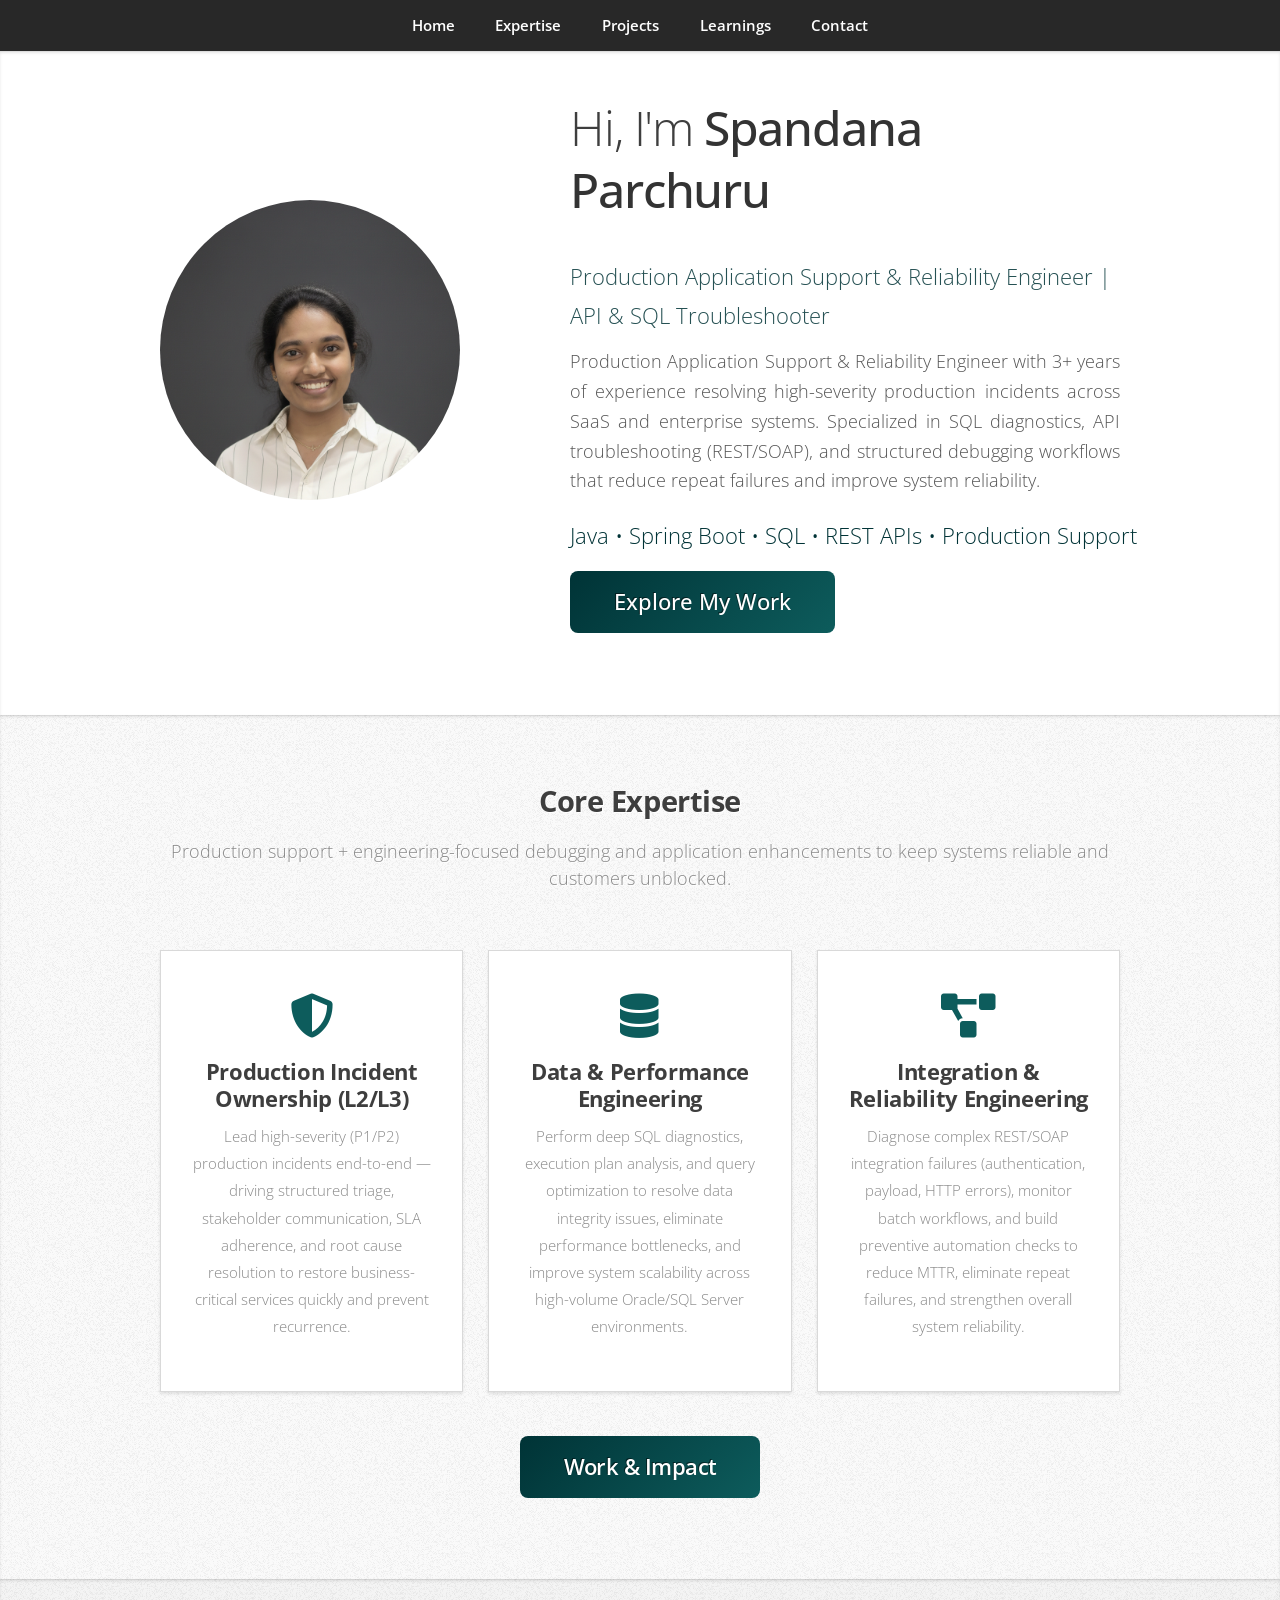
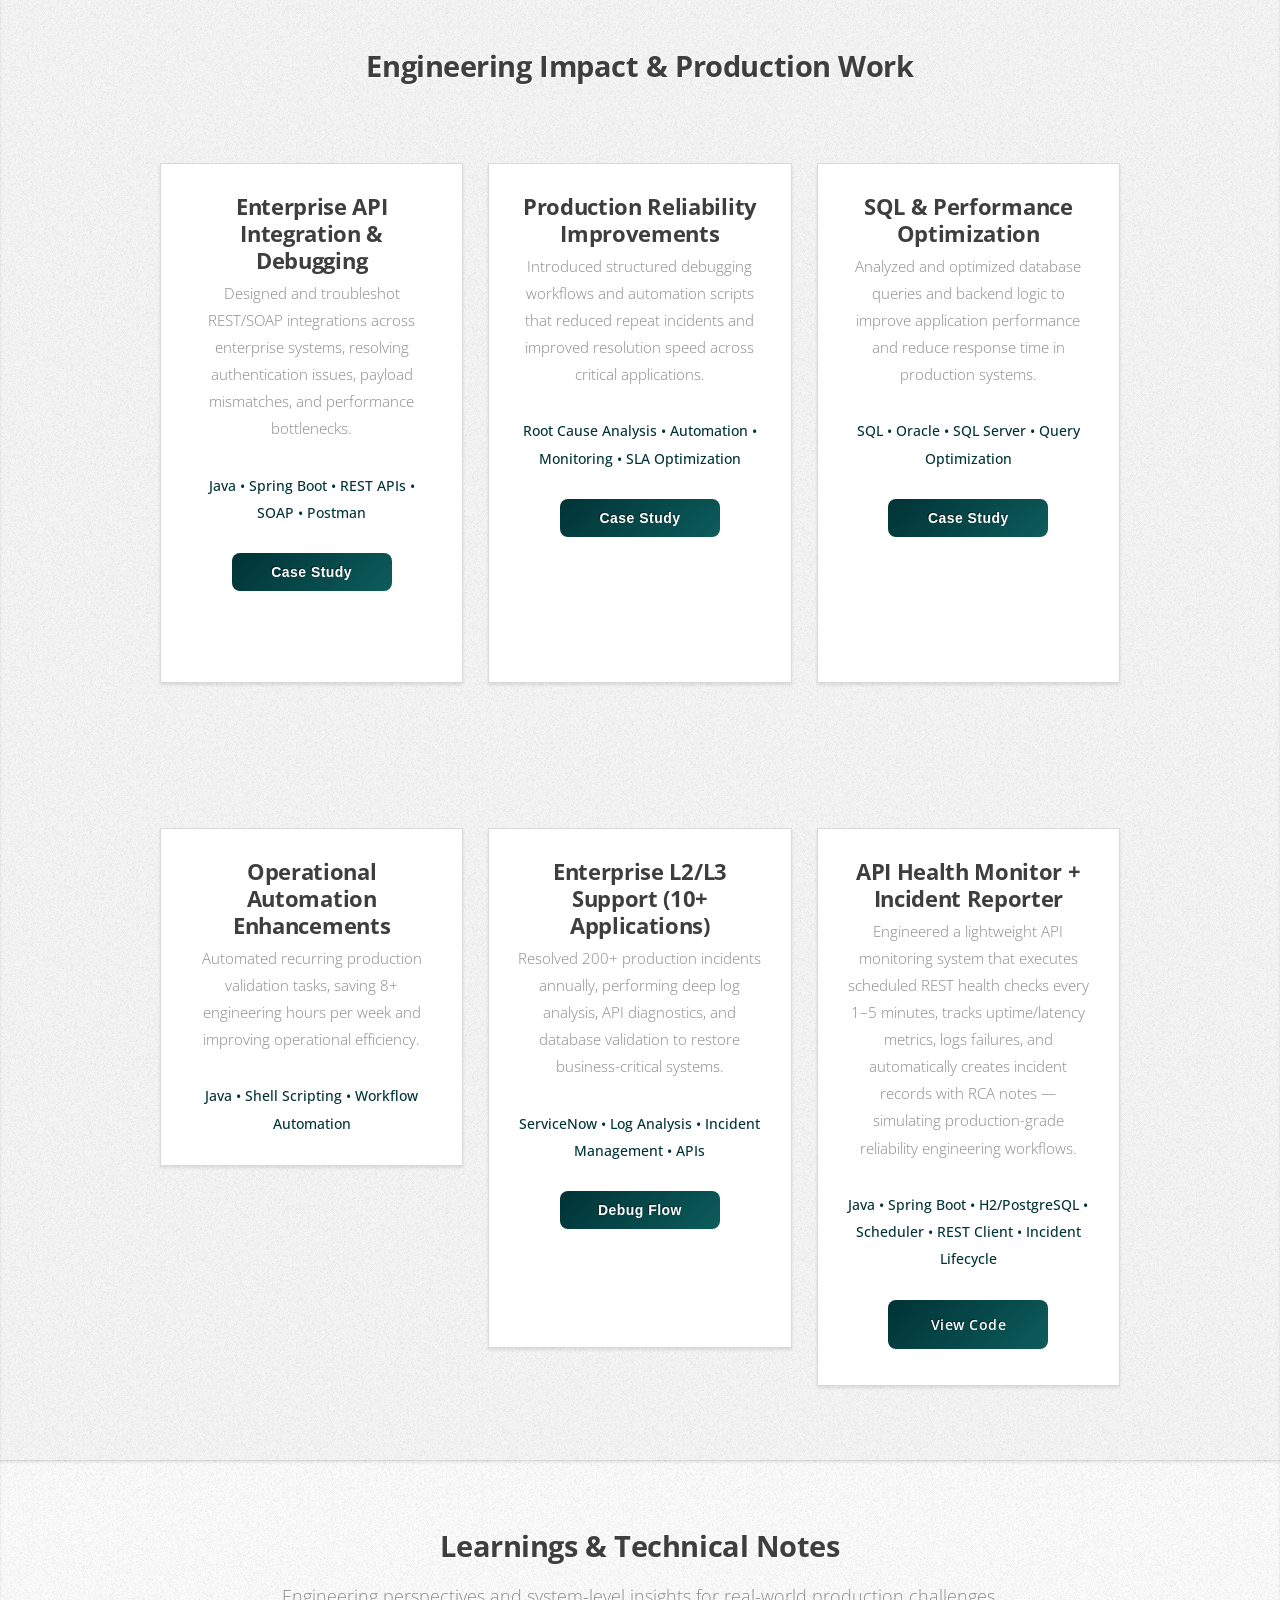
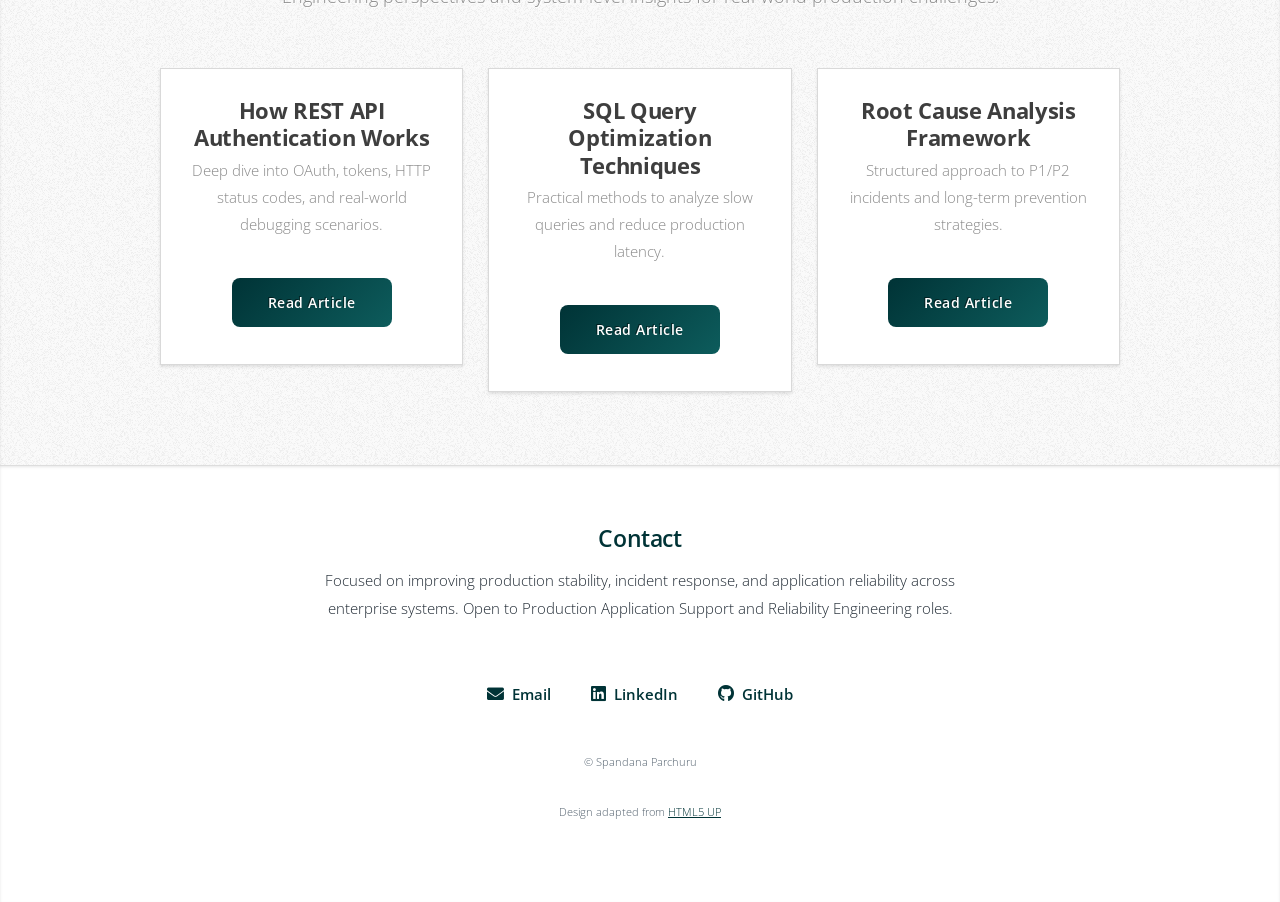
<file: index.html>
<!DOCTYPE HTML>
<!--
	Miniport by HTML5 UP
	html5up.net | @ajlkn
	Free for personal and commercial use under the CCA 3.0 license (html5up.net/license)
-->
<html>
	<head>
		<title>Spandana Parchuru | Production Application Support & Reliability Engineer</title>
		<meta charset="utf-8" />
		<meta name="viewport" content="width=device-width, initial-scale=1, user-scalable=no" />
		<link rel="stylesheet" href="assets/css/main.css" />
	</head>
	<body class="is-preload">

		<!-- Nav -->
			<nav id="nav">
  				<ul class="container">
    					<li><a href="#top">Home</a></li>
    					<li><a href="#work">Expertise</a></li>
    					<li><a href="#portfolio">Projects</a></li>
    					<li><a href="#learnings">Learnings</a></li>
    					<li><a href="#contact">Contact</a></li>
  				</ul>
			</nav>

		<!-- Home -->
			<article id="top" class="wrapper style1">
				<div class="container">
					<div class="row">
						<div class="col-4 col-5-large col-12-medium">
							<!-- TODO: Replace with your headshot -->
							<span class="image fit"><img src="images/profile.png" alt="Spandana Parchuru" /></span>
						</div>
						<div class="col-8 col-7-large col-12-medium">
							<header>
								<h1>Hi, I'm <span class="highlight-name">Spandana Parchuru</span>
								</h1>
								<p class="tagline">
Production Application Support & Reliability Engineer | API & SQL Troubleshooter
</p>
							</header>
							<div>
								<div class="hero-content">
									<p class="hero-description">
    										Production Application Support & Reliability Engineer with 3+ years of experience resolving high-severity production incidents across SaaS and enterprise systems. Specialized in SQL diagnostics, API troubleshooting (REST/SOAP), and structured debugging workflows that reduce repeat failures and improve system reliability.
  </p>

  <p class="hero-skills">
    Java • Spring Boot • SQL • REST APIs • Production Support
  </p>

								</div>
							</div>
							<ul class="actions">
								<li><a href="#work" class="button large case-btn scrolly">
  Explore My Work
</a></li>
								<!-- Optional: Add your resume PDF later -->
								<!-- <li><a href="assets/Spandana_Parchuru_Resume.pdf" class="button large">Download Resume</a></li> -->
							</ul>
						</div>
					</div>
				</div>
			</article>

		<!-- Work -->
			<article id="work" class="wrapper style2">
				<div class="container">
					<header>
						<h2>Core Expertise</h2>
						<p>Production support + engineering-focused debugging and application enhancements to keep systems reliable and customers unblocked.</p>
					</header>

					<div class="row aln-center">
						<div class="col-4 col-6-medium col-12-small">
							<section class="box style1">
								<i class="fas fa-shield-alt fa-3x feature-icon"></i>
								<h3>Production Incident Ownership (L2/L3)</h3>
								<p>
									Lead high-severity (P1/P2) production incidents end-to-end — driving structured triage, stakeholder communication, SLA adherence, and root cause resolution to restore business-critical services quickly and prevent recurrence.
								</p>
							</section>
						</div>

						<div class="col-4 col-6-medium col-12-small">
							<section class="box style1">
								<i class="fas fa-database fa-3x feature-icon"></i>
								<h3>Data & Performance Engineering</h3>
								<p>
									Perform deep SQL diagnostics, execution plan analysis, and query optimization to resolve data integrity issues, eliminate performance bottlenecks, and improve system scalability across high-volume Oracle/SQL Server environments.
								</p>
							</section>
						</div>

						<div class="col-4 col-6-medium col-12-small">
							<section class="box style1">
								<i class="fas fa-project-diagram fa-3x feature-icon"></i>
								<h3>Integration & Reliability Engineering</h3>
								<p>
									Diagnose complex REST/SOAP integration failures (authentication, payload, HTTP errors), monitor batch workflows, and build preventive automation checks to reduce MTTR, eliminate repeat failures, and strengthen overall system reliability.
								</p>
							</section>
						</div>
					</div>

					<footer>
						
						<a href="#portfolio" class="button large scrolly case-btn">Work & Impact</a>
					</footer>
				</div>
			</article>

		<!-- Portfolio -->
<!-- Portfolio -->
<article id="portfolio" class="wrapper style3">
  <div class="container">
    <header>
      <h2>Engineering Impact & Production Work</h2>
    </header>

    <!-- FIRST ROW -->
    <div class="row portfolio-row">
      <!-- Cards 1, 2, 3 here -->
       <!-- 1 -->
  <div class="col-4 col-6-medium col-12-small">
  <div class="flip-card">
    <div class="flip-card-inner">

      <!-- FRONT SIDE -->
      <div class="flip-card-front box style2">
        <h3>Enterprise API Integration & Debugging</h3>
        <p>
          Designed and troubleshot REST/SOAP integrations across enterprise systems,
          resolving authentication issues, payload mismatches, and performance bottlenecks.
        </p>
        <p class="tech-stack">
          Java • Spring Boot • REST APIs • SOAP • Postman
        </p>

        <button class="button case-btn flip-btn">Case Study</button>
      </div>

      <!-- BACK SIDE -->
      <div class="flip-card-back box style2">
        <h3>Mini Case Study</h3>
        <p><strong>Eliminated Onboarding Failures by Fixing Legacy Integration Logic</strong></p>

        <p>
          Identified and resolved a legacy transformation logic flaw causing new employee
          records to fail during cross-system synchronization.
        </p>

        <ul style="text-align:left; font-size:0.8em;">
          <li>Reproduced issue in QA</li>
          <li>Analyzed multi-stage integration logs</li>
          <li>Validated REST payloads via Postman</li>
          <li>Performed SQL data integrity validation</li>
          <li>Implemented fix + enhanced logging</li>
        </ul>

        <p style="font-size:0.8em;">
          <strong>Impact:</strong> Reduced manual onboarding effort by 50–60% and eliminated recurring sync failures.
        </p>

        <button class="button case-btn flip-btn">Back</button>
      </div>

    </div>
  </div>
</div>

  <!-- 2 -->
  <div class="col-4 col-6-medium col-12-small">
  <div class="flip-card">
    <div class="flip-card-inner">

      <!-- FRONT SIDE -->
      <div class="flip-card-front box style2">
        <h3>Production Reliability Improvements</h3>
        <p>
          Introduced structured debugging workflows and automation scripts that
          reduced repeat incidents and improved resolution speed across critical applications.
        </p>

        <p class="tech-stack">
          Root Cause Analysis • Automation • Monitoring • SLA Optimization
        </p>

        <button class="button case-btn flip-btn">Case Study</button>
      </div>

      <!-- BACK SIDE -->
      <div class="flip-card-back box style2">
        <h3>Mini Case Study</h3>
        <p><strong>Resolved ASN Processing Failures to Restore Supply Chain Flow</strong></p>

        <ul style="text-align:left; font-size:0.8em;">
          <li>Identified logic flaw in ASN processing module</li>
          <li>Analyzed logs and database records to isolate edge-case failures</li>
          <li>Reproduced issue in QA using failing ASN samples</li>
          <li>Implemented targeted code fix and validated end-to-end flow</li>
          <li>Coordinated safe production deployment with rollback plan</li>
        </ul>

        <p style="font-size:0.8em;">
          <strong>Impact:</strong> Restored automatic ASN processing, cleared shipment backlogs,
          and prevented recurrence through added validation and regression testing.
        </p>

        <button class="button case-btn flip-btn">Back</button>
      </div>

    </div>
  </div>
</div>

  <!-- 3 -->
  <div class="col-4 col-6-medium col-12-small">
  <div class="flip-card">
    <div class="flip-card-inner">

      <!-- FRONT SIDE -->
      <div class="flip-card-front box style2">
        <h3>SQL & Performance Optimization</h3>
        <p>
          Analyzed and optimized database queries and backend logic to improve
          application performance and reduce response time in production systems.
        </p>

        <p class="tech-stack">
          SQL • Oracle • SQL Server • Query Optimization
        </p>

        <button class="button case-btn flip-btn">Case Study</button>
      </div>

      <!-- BACK SIDE -->
      <div class="flip-card-back box style2">
        <h3>Mini Case Study</h3>
        <p><strong>Improved Application Performance by 25% Through Query Optimization</strong></p>

        <ul style="text-align:left; font-size:0.8em;">
          <li>Analyzed execution plans to identify expensive operations</li>
          <li>Eliminated unnecessary joins and full table scans</li>
          <li>Optimized stored procedures and indexing strategy</li>
          <li>Validated improvements through controlled performance testing</li>
          <li>Established performance benchmarking standards</li>
        </ul>

        <p style="font-size:0.8em;">
          <strong>Impact:</strong> Achieved ~25% performance improvement,
          enhanced peak-load responsiveness, and reduced performance-related escalations.
        </p>

        <button class="button case-btn flip-btn">Back</button>
      </div>

    </div>
  </div>
</div>
    </div>

    <!-- SECOND ROW -->
    <div class="row portfolio-row second-row">
      <!-- Cards 4, 5, 6 here -->
       <!-- 4 -->
  <div class="col-4 col-6-medium col-12-small">
    <article class="box style2">
      <h3>Operational Automation Enhancements</h3>
      <p>
        Automated recurring production validation tasks, saving 8+ engineering hours per week and improving operational efficiency.
      </p>
      <p class="tech-stack">
        Java • Shell Scripting • Workflow Automation
      </p>
    </article>
  </div>

  <!-- 5 -->
  <div class="col-4 col-6-medium col-12-small">
  <div class="flip-card">
    <div class="flip-card-inner">

      <!-- FRONT -->
      <div class="flip-card-front box style2">
        <h3>Enterprise L2/L3 Support (10+ Applications)</h3>
        <p>
          Resolved 200+ production incidents annually, performing deep log analysis,
          API diagnostics, and database validation to restore business-critical systems.
        </p>
        <p class="tech-stack">
          ServiceNow • Log Analysis • Incident Management • APIs
        </p>

        <!-- SAME BUTTON STYLE -->
        <button class="button case-btn flip-btn">Debug Flow</button>
      </div>

      <!-- BACK -->
      <div class="flip-card-back box style2 debug-flow-diagram">
  <h3>Debug Flow Playbook</h3>

  <div class="flow-container">

  <div class="flow-step">
    <div class="step-number">1</div>
    <div class="step-content">
      <h4>Intake & Triage</h4>
      <p><strong>Goal:</strong> Understand business impact quickly.</p>
      <p>Review ticket, logs, timestamps, affected users, SLA priority.</p>
      <span>Tools: Jira • ServiceNow • Log Viewer</span>
    </div>
  </div>

  <div class="flow-step">
    <div class="step-number">2</div>
    <div class="step-content">
      <h4>Scope the Problem</h4>
      <p><strong>Decision:</strong> User issue or systemic defect?</p>
      <p>Classify as: Auth | API | Data | Performance | Network.</p>
      <span>Impact Radius: Single User vs Multi-Tenant</span>
    </div>
  </div>

  <div class="flow-step">
    <div class="step-number">3</div>
    <div class="step-content">
      <h4>Quick Wins</h4>
      <p>Check permissions, config changes, recent deployments, cache issues.</p>
      <span>DevTools • DB Queries • Config Validation</span>
    </div>
  </div>

  <div class="flow-step">
    <div class="step-number">4</div>
    <div class="step-content">
      <h4>Deep Debugging</h4>
      <p>Reproduce in QA. Analyze logs, API payloads, DB records.</p>
      <p>Compare expected vs actual behavior.</p>
      <span>Postman • SQL • Linux Logs • QA Environment</span>
    </div>
  </div>

  <div class="flow-step">
    <div class="step-number">5</div>
    <div class="step-content">
      <h4>Escalation (If Required)</h4>
      <p>Provide clean repro steps, log snippets, SQL samples, findings.</p>
      <p>Minimize back-and-forth with Engineering.</p>
    </div>
  </div>

  <div class="flow-step">
    <div class="step-number">6</div>
    <div class="step-content">
      <h4>Validation & Communication</h4>
      <p>Validate fix in QA → Monitor in Prod.</p>
      <p>Proactively update customer with clear timelines.</p>
    </div>
  </div>

</div>

  <button class="button case-btn flip-btn">Back</button>
</div>

    </div>
  </div>
</div>

  <!-- 6 -->
<!-- API Health Monitor Project -->
<div class="col-4 col-6-medium col-12-small">
  <article class="box style2">
    <h3>API Health Monitor + Incident Reporter</h3>

    <p>
      Engineered a lightweight API monitoring system that executes scheduled REST health checks every 1–5 minutes,
      tracks uptime/latency metrics, logs failures, and automatically creates incident records
      with RCA notes — simulating production-grade reliability engineering workflows.
    </p>

    <p class="tech-stack">
      Java • Spring Boot • H2/PostgreSQL • Scheduler • REST Client • Incident Lifecycle
    </p>

    <!-- ADD BUTTON HERE -->
    <a href="https://github.com/spandanaparchuru/portfolio/tree/main"
       class="button case-btn"
       target="_blank">
       View Code
    </a>

  </article>
</div>

</div>

					
				</div>
			</article>
    </div>

  </div>
</article>

		<!-- Learnings -->
			<article id="learnings" class="wrapper style2">
  				<div class="container">
    					<header>
      						<h2>Learnings & Technical Notes</h2>
      						<p>
        					Engineering perspectives and system-level insights for real-world production challenges.
      					</p>
    					</header>

    				<div class="row">

      <!-- Article 1 -->
      <div class="col-4 col-6-medium col-12-small">
        <article class="box style2">
          <h3>How REST API Authentication Works</h3>
          <p>
            Deep dive into OAuth, tokens, HTTP status codes, and real-world debugging scenarios.
          </p>
          <a href="articles/rest-api-authentication.html" class="button case-btn small">Read Article</a>
        </article>
      </div>

      <!-- Article 2 -->
      <div class="col-4 col-6-medium col-12-small">
        <article class="box style2">
          <h3>SQL Query Optimization Techniques</h3>
          <p>
            Practical methods to analyze slow queries and reduce production latency.
          </p>
          <a href="articles/sql-query-optimization.html" class="button case-btn small">Read Article</a>
        </article>
      </div>

      <!-- Article 3 -->
      <div class="col-4 col-6-medium col-12-small">
        <article class="box style2">
          <h3>Root Cause Analysis Framework</h3>
          <p>
            Structured approach to P1/P2 incidents and long-term prevention strategies.
          </p>
          <a href="articles/root-cause-analysis-framework.html" class="button case-btn small">Read Article</a>
        </article>
      </div>

    </div>
  </div>
</article>

		<!-- Contact -->
			<article id="contact" class="wrapper contact-section">
  <div class="container medium contact-container">

    <header class="contact-header">
      <h2>Contact</h2>
      <p class="contact-subtext">
        Focused on improving production stability, incident response, and application reliability across enterprise systems. Open to Production Application Support and Reliability Engineering roles.
      </p>
    </header>

    <div class="contact-links">

      <a href="mailto:spandanaparchuru@gmail.com" class="contact-item">
        <i class="fas fa-envelope"></i>
        <span>Email</span>
      </a>

      <a href="https://www.linkedin.com/in/pspandana" target="_blank" class="contact-item">
        <i class="fab fa-linkedin"></i>
        <span>LinkedIn</span>
      </a>

      <a href="https://github.com/spandanaparchuru/portfolio" target="_blank" class="contact-item">
        <i class="fab fa-github"></i>
        <span>GitHub</span>
      </a>

    </div>

    <footer class="contact-footer">
      <p>© Spandana Parchuru</p>
		<p class="template-credit">
  Design adapted from <a href="https://html5up.net" target="_blank">HTML5 UP</a>
</p>
    </footer>

  </div>
</article>

		<!-- Scripts -->
			<script src="assets/js/jquery.min.js"></script>
			<script src="assets/js/jquery.scrolly.min.js"></script>
			<script src="assets/js/browser.min.js"></script>
			<script src="assets/js/breakpoints.min.js"></script>
			<script src="assets/js/util.js"></script>
			<script src="assets/js/main.js"></script>
<script>
document.querySelectorAll('.flip-btn').forEach(btn => {
  btn.addEventListener('click', function() {

    const card = this.closest('.flip-card');
    const inner = card.querySelector('.flip-card-inner');

    card.classList.toggle('flipped');

    // Reset scroll position after flip animation
    setTimeout(() => {
      const back = card.querySelector('.flip-card-back');
      const front = card.querySelector('.flip-card-front');

      if (back) back.scrollTop = 0;
      if (front) front.scrollTop = 0;
    }, 400); // match animation duration
  });
});
</script>

	</body>
</html>

<script>
window.addEventListener("load", function() {
  const target = sessionStorage.getItem("scrollTarget");
  if (target) {
    const element = document.getElementById(target);
    if (element) {
      setTimeout(() => {
        element.scrollIntoView({ behavior: "auto" });
      }, 10);
    }
    sessionStorage.removeItem("scrollTarget");
  }
});

</script>
</file>
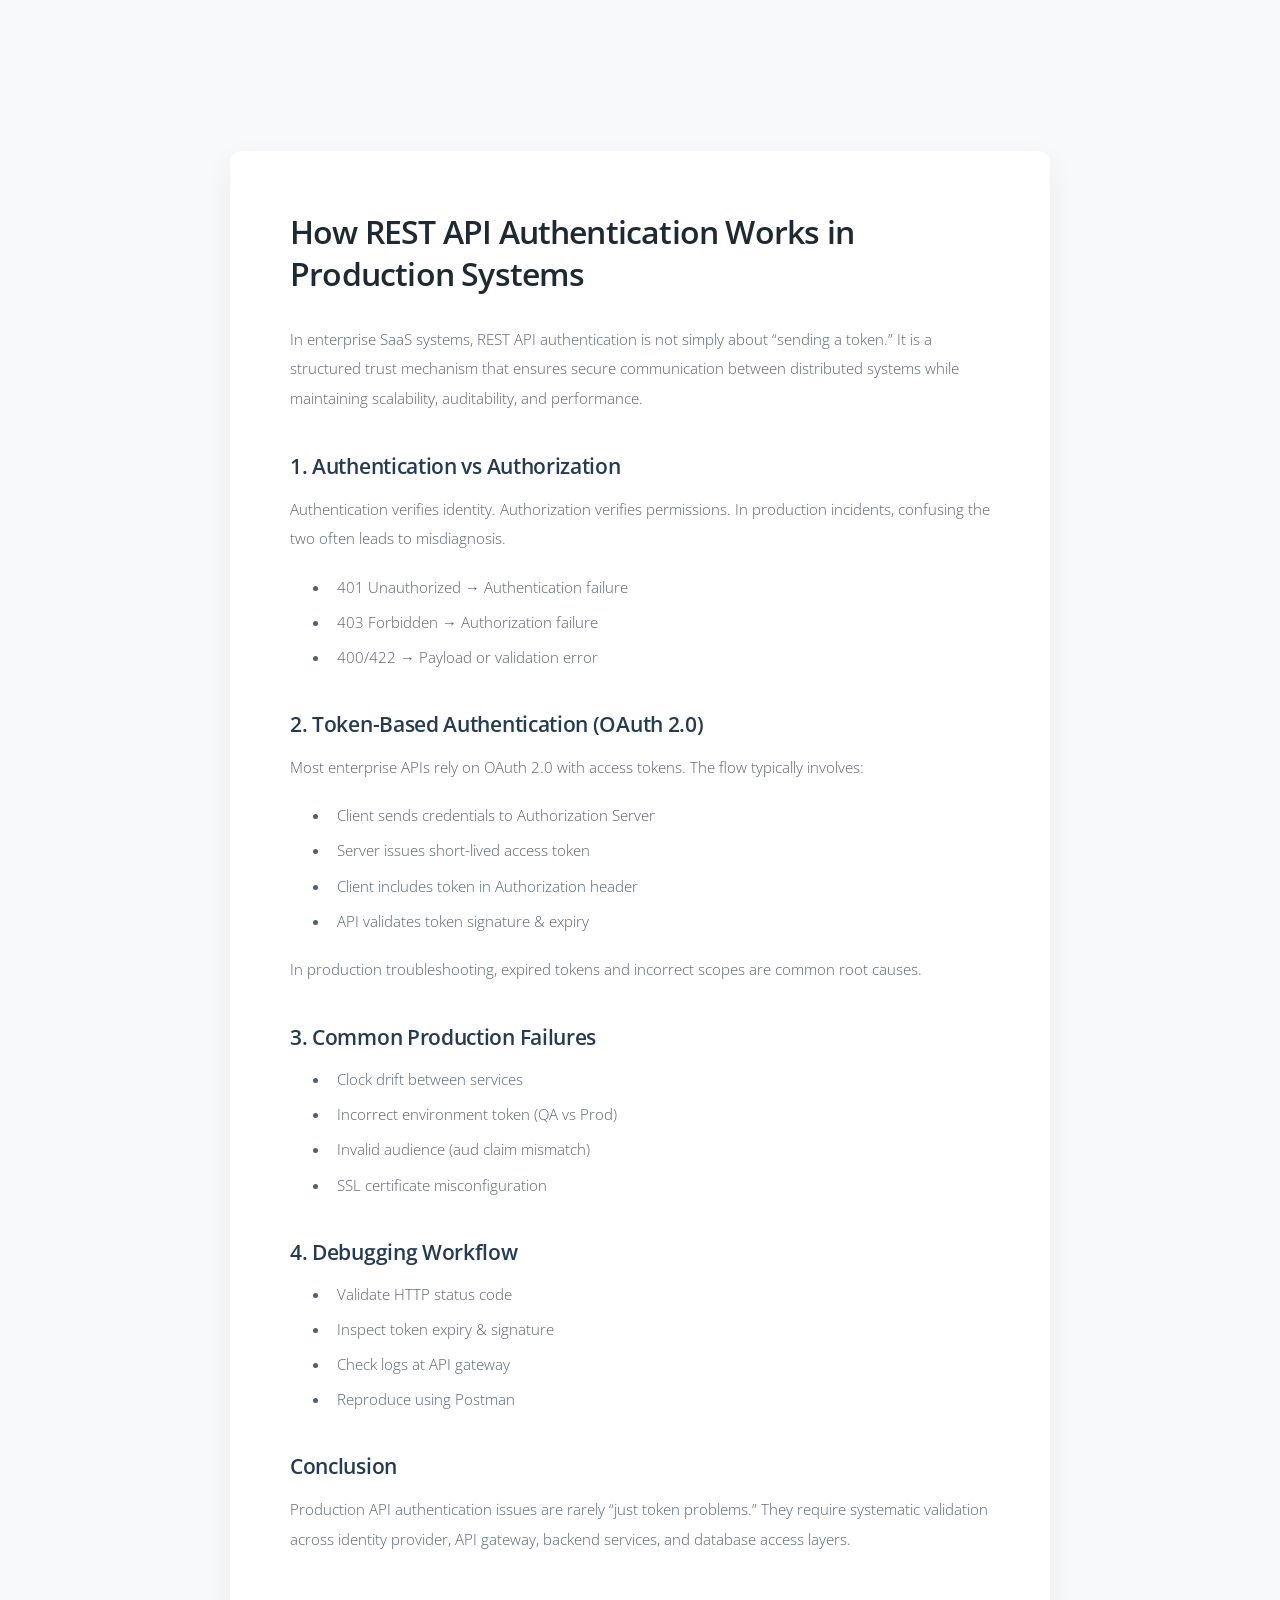
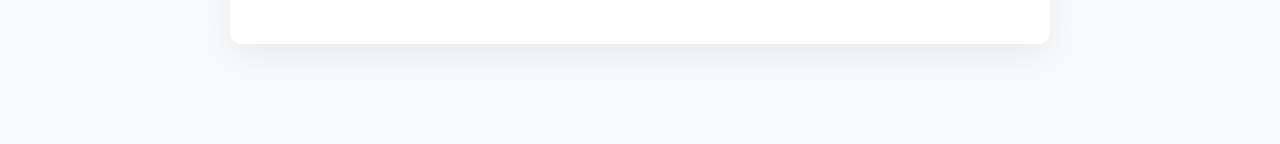
<file: articles/rest-api-authentication.html>
<!DOCTYPE html>
<html lang="en">
<head>
<meta charset="UTF-8">
<title>How REST API Authentication Works | Spandana Parchuru</title>
<meta name="viewport" content="width=device-width, initial-scale=1.0">
<link rel="stylesheet" href="../assets/css/main.css">

<style>

/* Remove template hero styling */
body {
  background: #f8f9fa;
}

/* Clean Article Container */
.article-wrapper {
  max-width: 820px;
  margin: 100px auto;
  padding: 60px 60px 70px 60px;
  background: #ffffff;
  border-radius: 12px;
  box-shadow: 0 10px 30px rgba(0,0,0,0.06);
}

/* Typography */
.article-wrapper h1 {
  font-size: 2.2em;
  font-weight: 600;
  line-height: 1.3;
  margin-bottom: 30px;
  color: #1f2933;
}

.article-wrapper h2 {
  font-size: 1.4em;
  margin-top: 40px;
  margin-bottom: 15px;
  font-weight: 600;
  color: #243b53;
}

.article-wrapper p {
  font-size: 1.05em;
  line-height: 1.9em;
  color: #52606d;
  margin-bottom: 20px;
}

.article-wrapper ul {
  margin-left: 25px;
  margin-bottom: 20px;
  color: #52606d;
}

.article-wrapper li {
  margin-bottom: 8px;
}

/* Subtle Divider */
.article-divider {
  height: 1px;
  background: #e4e7eb;
  margin: 40px 0;
}

/* Back Button */
.back-link {
  display: inline-block;
  margin-top: 50px;
  text-decoration: none;
  font-weight: 600;
  color: #003336;
}

.back-link:hover {
  text-decoration: underline;
}

</style>
</head>

<body>

<div class="article-wrapper">

    <h1>How REST API Authentication Works in Production Systems</h1>

    <p>
    In enterprise SaaS systems, REST API authentication is not simply about “sending a token.” 
    It is a structured trust mechanism that ensures secure communication between distributed systems 
    while maintaining scalability, auditability, and performance.
    </p>

    <h2>1. Authentication vs Authorization</h2>
    <p>
    Authentication verifies identity. Authorization verifies permissions. 
    In production incidents, confusing the two often leads to misdiagnosis.
    </p>

    <ul>
    <li>401 Unauthorized → Authentication failure</li>
    <li>403 Forbidden → Authorization failure</li>
    <li>400/422 → Payload or validation error</li>
    </ul>

    <h2>2. Token-Based Authentication (OAuth 2.0)</h2>
    <p>
    Most enterprise APIs rely on OAuth 2.0 with access tokens. The flow typically involves:
    </p>

    <ul>
    <li>Client sends credentials to Authorization Server</li>
    <li>Server issues short-lived access token</li>
    <li>Client includes token in Authorization header</li>
    <li>API validates token signature & expiry</li>
    </ul>

    <p>
    In production troubleshooting, expired tokens and incorrect scopes are common root causes.
    </p>

    <h2>3. Common Production Failures</h2>
    <ul>
    <li>Clock drift between services</li>
    <li>Incorrect environment token (QA vs Prod)</li>
    <li>Invalid audience (aud claim mismatch)</li>
    <li>SSL certificate misconfiguration</li>
    </ul>

    <h2>4. Debugging Workflow</h2>
    <ul>
    <li>Validate HTTP status code</li>
    <li>Inspect token expiry & signature</li>
    <li>Check logs at API gateway</li>
    <li>Reproduce using Postman</li>
    </ul>

    <h2>Conclusion</h2>
    <p>
    Production API authentication issues are rarely “just token problems.” 
    They require systematic validation across identity provider, API gateway, 
    backend services, and database access layers.
    </p>

 <a href="../index.html#learnings" onclick="sessionStorage.setItem('scrollTarget','learnings')">

</div>

</body>
</html>
</file>
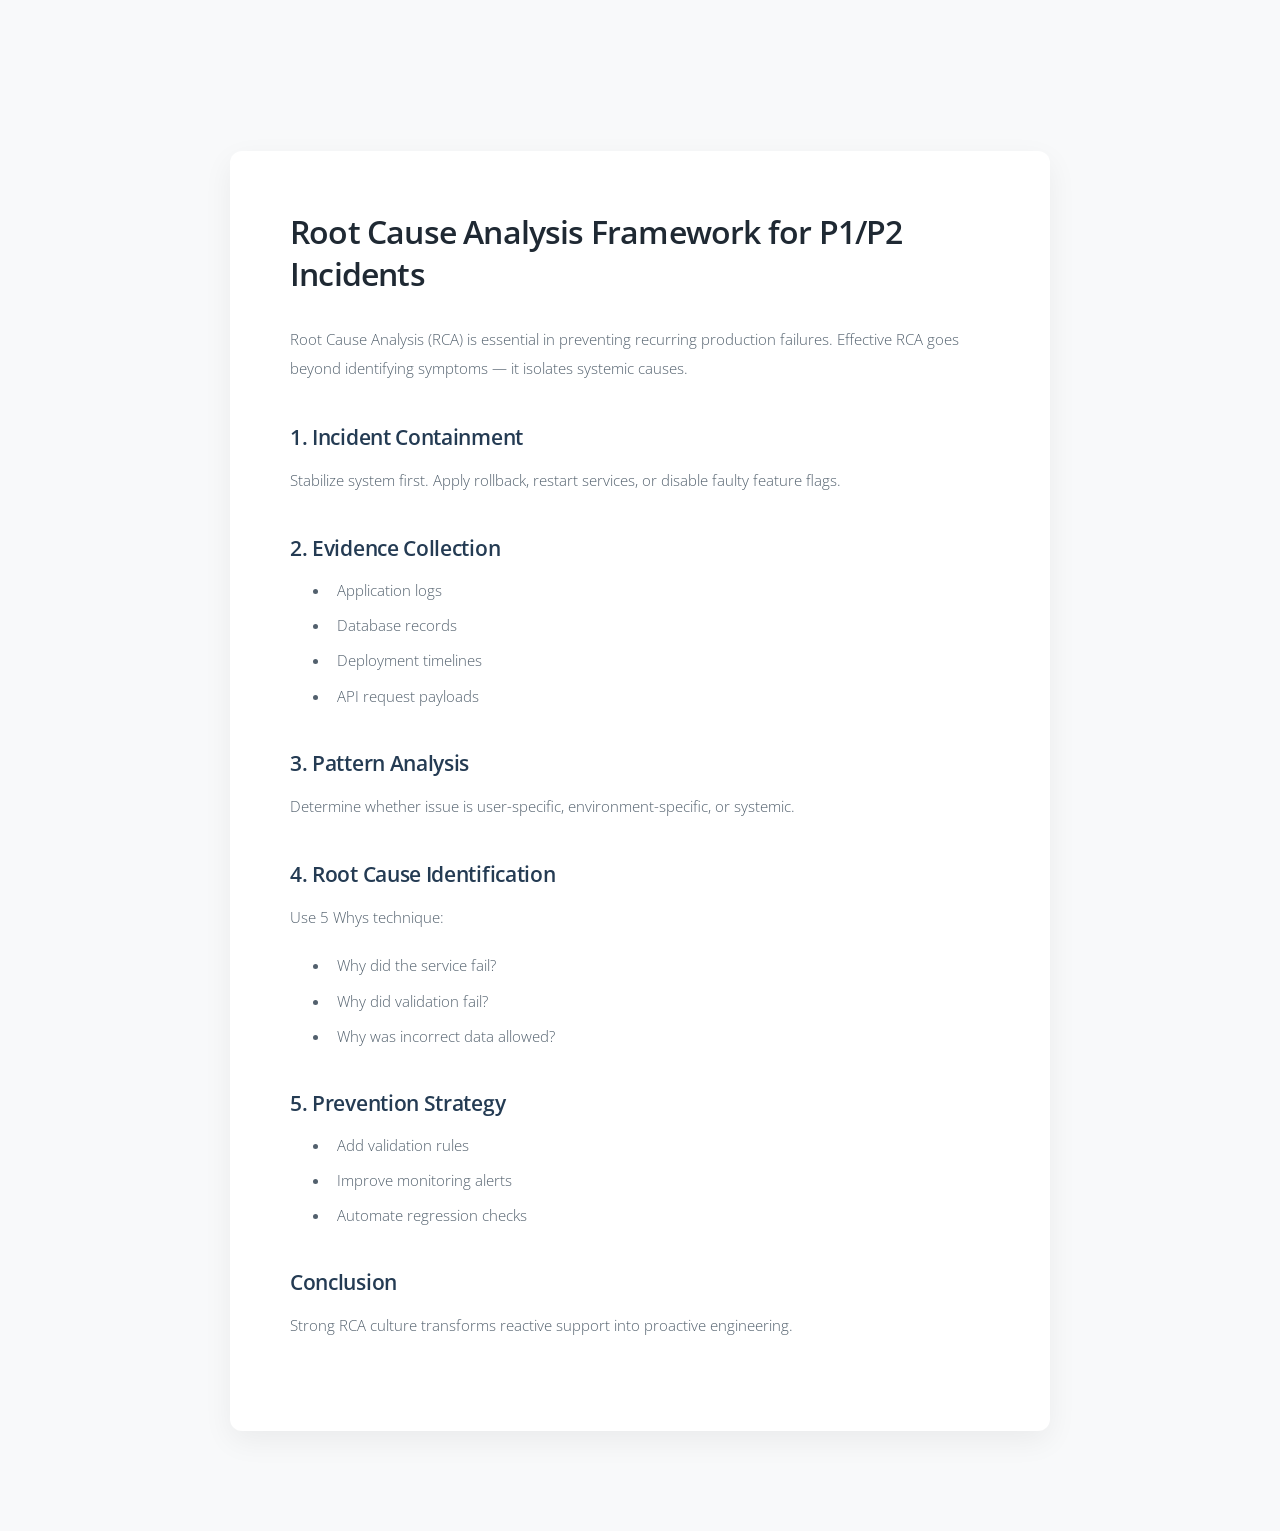
<file: articles/root-cause-analysis-framework.html>
<!DOCTYPE html>
<html lang="en">
<head>
<meta charset="UTF-8">
<title>Root Cause Analysis Framework | Spandana Parchuru</title>
<meta name="viewport" content="width=device-width, initial-scale=1.0">
<link rel="stylesheet" href="../assets/css/main.css">

<style>

/* Remove template hero styling */
body {
  background: #f8f9fa;
}

/* Clean Article Container */
.article-wrapper {
  max-width: 820px;
  margin: 100px auto;
  padding: 60px 60px 70px 60px;
  background: #ffffff;
  border-radius: 12px;
  box-shadow: 0 10px 30px rgba(0,0,0,0.06);
}

/* Typography */
.article-wrapper h1 {
  font-size: 2.2em;
  font-weight: 600;
  line-height: 1.3;
  margin-bottom: 30px;
  color: #1f2933;
}

.article-wrapper h2 {
  font-size: 1.4em;
  margin-top: 40px;
  margin-bottom: 15px;
  font-weight: 600;
  color: #243b53;
}

.article-wrapper p {
  font-size: 1.05em;
  line-height: 1.9em;
  color: #52606d;
  margin-bottom: 20px;
}

.article-wrapper ul {
  margin-left: 25px;
  margin-bottom: 20px;
  color: #52606d;
}

.article-wrapper li {
  margin-bottom: 8px;
}

/* Subtle Divider */
.article-divider {
  height: 1px;
  background: #e4e7eb;
  margin: 40px 0;
}

/* Back Button */
.back-link {
  display: inline-block;
  margin-top: 50px;
  text-decoration: none;
  font-weight: 600;
  color: #003336;
}

.back-link:hover {
  text-decoration: underline;
}

</style>
</head>

<body>

<div class="article-wrapper">

    <h1>Root Cause Analysis Framework for P1/P2 Incidents</h1>

  <p>
    Root Cause Analysis (RCA) is essential in preventing recurring production failures. 
    Effective RCA goes beyond identifying symptoms — it isolates systemic causes.
  </p>

  <h2>1. Incident Containment</h2>
  <p>
    Stabilize system first. Apply rollback, restart services, or disable faulty feature flags.
  </p>

  <h2>2. Evidence Collection</h2>
  <ul>
    <li>Application logs</li>
    <li>Database records</li>
    <li>Deployment timelines</li>
    <li>API request payloads</li>
  </ul>

  <h2>3. Pattern Analysis</h2>
  <p>
    Determine whether issue is user-specific, environment-specific, or systemic.
  </p>

  <h2>4. Root Cause Identification</h2>
  <p>
    Use 5 Whys technique:
  </p>
  <ul>
    <li>Why did the service fail?</li>
    <li>Why did validation fail?</li>
    <li>Why was incorrect data allowed?</li>
  </ul>

  <h2>5. Prevention Strategy</h2>
  <ul>
    <li>Add validation rules</li>
    <li>Improve monitoring alerts</li>
    <li>Automate regression checks</li>
  </ul>

  <h2>Conclusion</h2>
  <p>
    Strong RCA culture transforms reactive support into proactive engineering.
  </p>

 <a href="../index.html#learnings" onclick="sessionStorage.setItem('scrollTarget','learnings')">

</div>

</body>
</html>
</file>
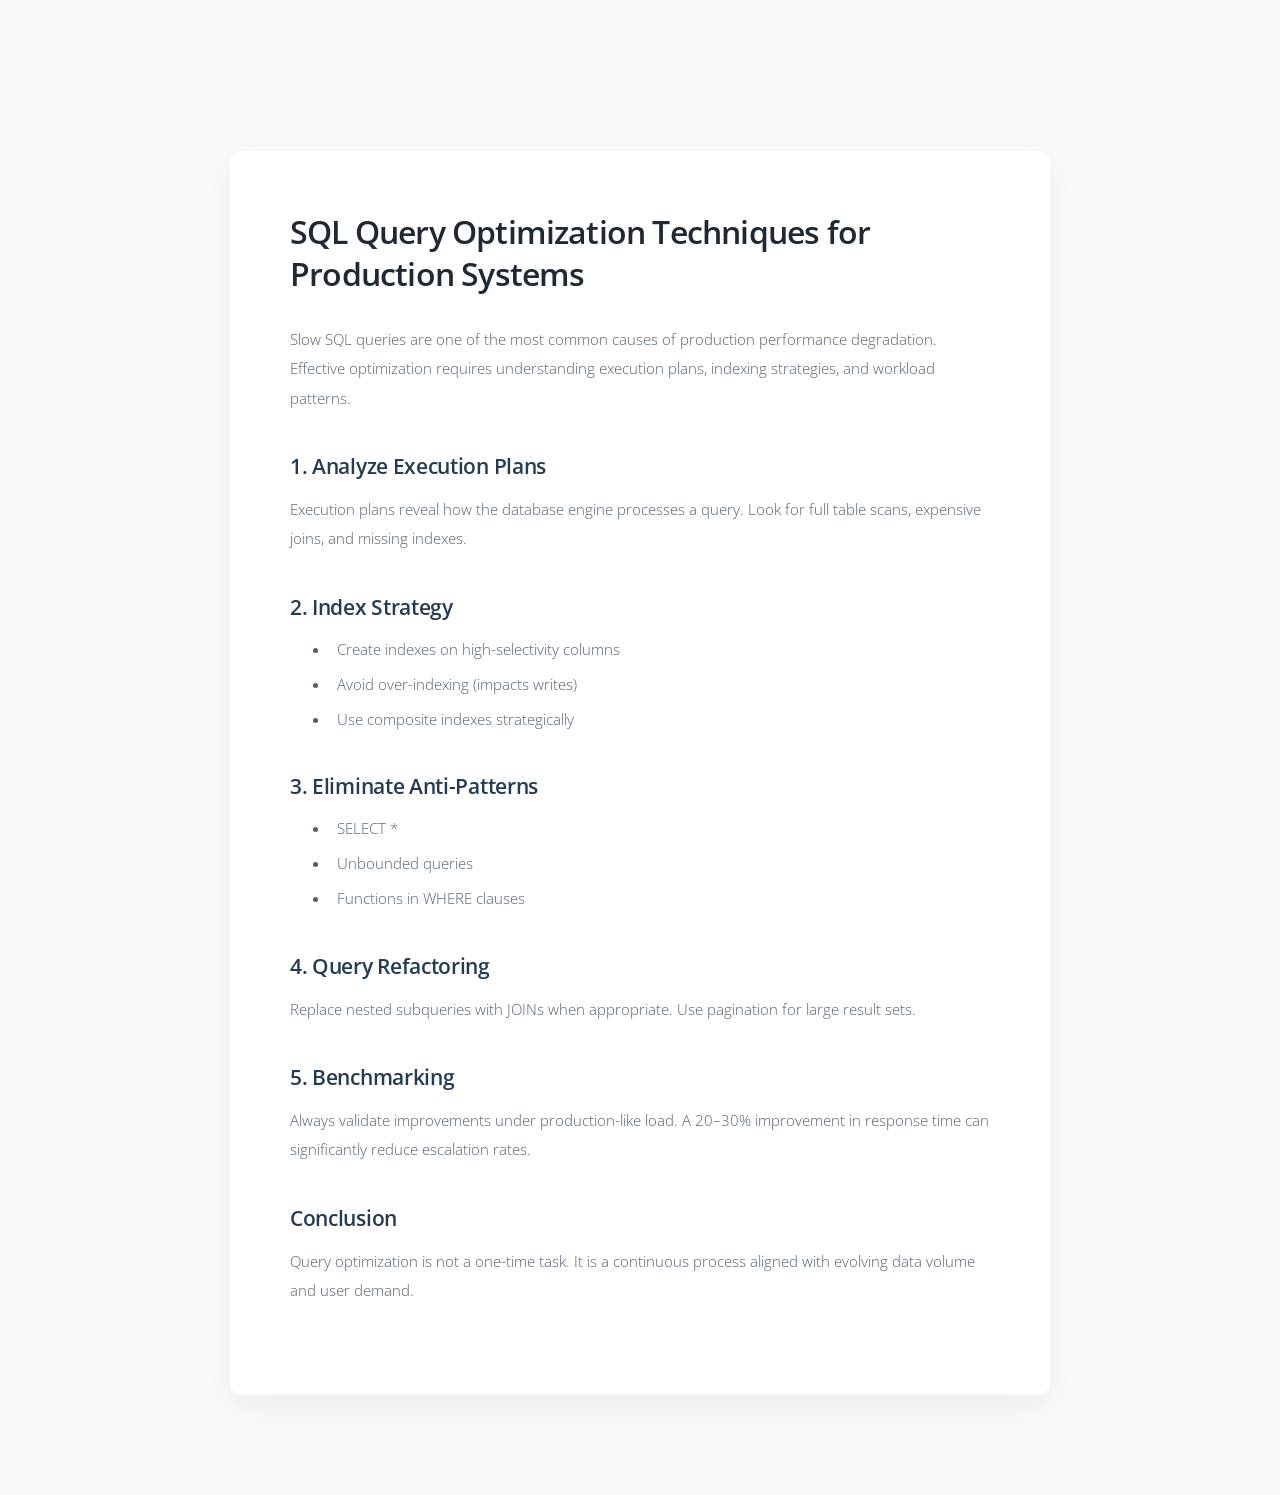
<file: articles/sql-query-optimization.html>
<!DOCTYPE html>
<html lang="en">
<head>
<meta charset="UTF-8">
<title>SQL Query Optimization Techniques | Spandana Parchuru</title>
<meta name="viewport" content="width=device-width, initial-scale=1.0">
<link rel="stylesheet" href="../assets/css/main.css">

<style>

/* Remove template hero styling */
body {
  background: #f8f9fa;
}

/* Clean Article Container */
.article-wrapper {
  max-width: 820px;
  margin: 100px auto;
  padding: 60px 60px 70px 60px;
  background: #ffffff;
  border-radius: 12px;
  box-shadow: 0 10px 30px rgba(0,0,0,0.06);
}

/* Typography */
.article-wrapper h1 {
  font-size: 2.2em;
  font-weight: 600;
  line-height: 1.3;
  margin-bottom: 30px;
  color: #1f2933;
}

.article-wrapper h2 {
  font-size: 1.4em;
  margin-top: 40px;
  margin-bottom: 15px;
  font-weight: 600;
  color: #243b53;
}

.article-wrapper p {
  font-size: 1.05em;
  line-height: 1.9em;
  color: #52606d;
  margin-bottom: 20px;
}

.article-wrapper ul {
  margin-left: 25px;
  margin-bottom: 20px;
  color: #52606d;
}

.article-wrapper li {
  margin-bottom: 8px;
}

/* Subtle Divider */
.article-divider {
  height: 1px;
  background: #e4e7eb;
  margin: 40px 0;
}

/* Back Button */
.back-link {
  display: inline-block;
  margin-top: 50px;
  text-decoration: none;
  font-weight: 600;
  color: #003336;
}

.back-link:hover {
  text-decoration: underline;
}

</style>
</head>

<body>

<div class="article-wrapper">

    <h1>SQL Query Optimization Techniques for Production Systems</h1>

  <p>
    Slow SQL queries are one of the most common causes of production performance degradation. 
    Effective optimization requires understanding execution plans, indexing strategies, 
    and workload patterns.
  </p>

  <h2>1. Analyze Execution Plans</h2>
  <p>
    Execution plans reveal how the database engine processes a query. 
    Look for full table scans, expensive joins, and missing indexes.
  </p>

  <h2>2. Index Strategy</h2>
  <ul>
    <li>Create indexes on high-selectivity columns</li>
    <li>Avoid over-indexing (impacts writes)</li>
    <li>Use composite indexes strategically</li>
  </ul>

  <h2>3. Eliminate Anti-Patterns</h2>
  <ul>
    <li>SELECT *</li>
    <li>Unbounded queries</li>
    <li>Functions in WHERE clauses</li>
  </ul>

  <h2>4. Query Refactoring</h2>
  <p>
    Replace nested subqueries with JOINs when appropriate. 
    Use pagination for large result sets.
  </p>

  <h2>5. Benchmarking</h2>
  <p>
    Always validate improvements under production-like load. 
    A 20–30% improvement in response time can significantly reduce escalation rates.
  </p>

  <h2>Conclusion</h2>
  <p>
    Query optimization is not a one-time task. 
    It is a continuous process aligned with evolving data volume and user demand.
  </p>

 <a href="../index.html#learnings" onclick="sessionStorage.setItem('scrollTarget','learnings')">

</div>

</body>
</html>
</file>
<file: assets/css/main.css>
@import url("https://fonts.googleapis.com/css?family=Open+Sans:300,300italic,600,600italic,700");
@import url("fontawesome-all.min.css");

/*
	Miniport by HTML5 UP
	html5up.net | @ajlkn
	Free for personal and commercial use under the CCA 3.0 license (html5up.net/license)
*/

html, body, div, span, applet, object,
iframe, h1, h2, h3, h4, h5, h6, p, blockquote,
pre, a, abbr, acronym, address, big, cite,
code, del, dfn, em, img, ins, kbd, q, s, samp,
small, strike, strong, sub, sup, tt, var, b,
u, i, center, dl, dt, dd, ol, ul, li, fieldset,
form, label, legend, table, caption, tbody,
tfoot, thead, tr, th, td, article, aside,
canvas, details, embed, figure, figcaption,
footer, header, hgroup, menu, nav, output, ruby,
section, summary, time, mark, audio, video {
	margin: 0;
	padding: 0;
	border: 0;
	font-size: 100%;
	font: inherit;
	vertical-align: baseline;}

article, aside, details, figcaption, figure,
footer, header, hgroup, menu, nav, section {
	display: block;}

body {
	line-height: 1;
}

ol, ul {
	list-style: none;
}

blockquote, q {
	quotes: none;
}

	blockquote:before, blockquote:after, q:before, q:after {
		content: '';
		content: none;
	}

table {
	border-collapse: collapse;
	border-spacing: 0;
}

body {
	-webkit-text-size-adjust: none;
}

mark {
	background-color: transparent;
	color: inherit;
}

input::-moz-focus-inner {
	border: 0;
	padding: 0;
}

input, select, textarea {
	-moz-appearance: none;
	-webkit-appearance: none;
	-ms-appearance: none;
	appearance: none;
}

/* Basic */

	html {
		box-sizing: border-box;
	}

	*, *:before, *:after {
		box-sizing: inherit;
	}

	body {
		padding-top: 3.5em;
	}

		body.is-preload *, body.is-preload *:before, body.is-preload *:after {
			-moz-animation: none !important;
			-webkit-animation: none !important;
			-ms-animation: none !important;
			animation: none !important;
			-moz-transition: none !important;
			-webkit-transition: none !important;
			-ms-transition: none !important;
			transition: none !important;
		}

	body, input, textarea, select {
		font-family: 'Open Sans', sans-serif;
		line-height: 1.85em;
		color: #888;
		font-weight: 300;
		font-size: 13pt;
	}

	a {
		-moz-transition: color .2s ease-in-out;
		-webkit-transition: color .2s ease-in-out;
		-ms-transition: color .2s ease-in-out;
		transition: color .2s ease-in-out;
		color: #43B3E0;
		text-decoration: underline;
	}

		a:hover {
			color: #43bff0 !important;
		}

		a img {
			border: 0;
		}

	b, strong {
		font-weight: 600;
		color: #3e3e3e;
	}

	i, em {
		font-style: italic;
	}

	sub {
		position: relative;
		top: 0.5em;
		font-size: 0.8em;
	}

	sup {
		position: relative;
		top: -0.5em;
		font-size: 0.8em;
	}

	blockquote {
		border-left: solid 0.75em #eee;
		padding: 1em 0 1em 1.5em;
		font-style: italic;
	}

	h1, h2, h3, h4, h5, h6 {
		color: #3e3e3e;
		margin: 0 0 0.75em 0;
	}

	h1 a, h2 a, h3 a, h4 a, h5 a, h6 a {
		text-decoration: none;
		color: inherit;
	}

	h2, h3, h4, h5, h6 {
		font-weight: 700;
	}

	h1 {
		font-size: 3.25em;
		letter-spacing: -0.025em;
		font-weight: 300;
	}

		h1 strong {
			font-weight: 700;
		}

	h2 {
		font-size: 2em;
		letter-spacing: -0.015em;
	}

	h3 {
		font-size: 1.5em;
		letter-spacing: -0.015em;
	}

	em, i {
		font-style: italic;
	}

	br.clear {
		clear: both;
	}

	hr {
		border: 0;
		border-top: solid 1px #444;
		border-top-color: rgba(0, 0, 0, 0.35);
		box-shadow: 0px 1px 0px 0px rgba(255, 255, 255, 0.1);
		height: 1px;
		margin: 3em 0;
	}

	p, ul, ol, dl, table {
		margin-bottom: 2em;
	}

	header {
		margin: 0 0 3em 0;
	}

		header > p {
			font-size: 1.25em;
			margin: 0;
		}

	footer {
		margin: 3em 0 0 0;
	}

		footer > p {
			font-size: 1.25em;
		}

/* Container */

	.container {
		margin: 0 auto;
		max-width: calc(100% - 50px);
		width: 1200px;
	}

		.container.medium {
			width: 900px;
		}

		@media screen and (max-width: 1680px) {

			.container {
				width: 1200px;
			}

				.container.medium {
					width: 900px;
				}

		}

		@media screen and (max-width: 1280px) {

			.container {
				width: 960px;
			}

				.container.medium {
					width: 720px;
				}

		}

		@media screen and (max-width: 980px) {

			.container {
				width: 100%;
			}

				.container.medium {
					width: 75%;
				}

		}

		@media screen and (max-width: 736px) {

			.container {
				width: 100%;
				max-width: calc(100% - 30px);
			}

				.container.medium {
					width: 100%;
				}

		}

/* Row */

	.row {
		display: flex;
		flex-wrap: wrap;
		box-sizing: border-box;
		align-items: stretch;
	}

		.row > * {
			box-sizing: border-box;
		}

		.row.gtr-uniform > * > :last-child {
			margin-bottom: 0;
		}

		.row.aln-left {
			justify-content: flex-start;
		}

		.row.aln-center {
			justify-content: center;
		}

		.row.aln-right {
			justify-content: flex-end;
		}

		.row.aln-top {
			align-items: flex-start;
		}

		.row.aln-middle {
			align-items: center;
		}

		.row.aln-bottom {
			align-items: flex-end;
		}

		.row > .imp {
			order: -1;
		}

		.row > .col-1 {
			width: 8.33333%;
		}

		.row > .off-1 {
			margin-left: 8.33333%;
		}

		.row > .col-2 {
			width: 16.66667%;
		}

		.row > .off-2 {
			margin-left: 16.66667%;
		}

		.row > .col-3 {
			width: 25%;
		}

		.row > .off-3 {
			margin-left: 25%;
		}

		.row > .col-4 {
			width: 33.33333%;
		}

		.row > .off-4 {
			margin-left: 33.33333%;
		}

		.row > .col-5 {
			width: 41.66667%;
		}

		.row > .off-5 {
			margin-left: 41.66667%;
		}

		.row > .col-6 {
			width: 50%;
		}

		.row > .off-6 {
			margin-left: 50%;
		}

		.row > .col-7 {
			width: 58.33333%;
		}

		.row > .off-7 {
			margin-left: 58.33333%;
		}

		.row > .col-8 {
			width: 66.66667%;
		}

		.row > .off-8 {
			margin-left: 66.66667%;
		}

		.row > .col-9 {
			width: 75%;
		}

		.row > .off-9 {
			margin-left: 75%;
		}

		.row > .col-10 {
			width: 83.33333%;
		}

		.row > .off-10 {
			margin-left: 83.33333%;
		}

		.row > .col-11 {
			width: 91.66667%;
		}

		.row > .off-11 {
			margin-left: 91.66667%;
		}

		.row > .col-12 {
			width: 100%;
		}

		.row > .off-12 {
			margin-left: 100%;
		}

		.row.gtr-0 {
			margin-top: 0px;
			margin-left: 0px;
		}

			.row.gtr-0 > * {
				padding: 0px 0 0 0px;
			}

			.row.gtr-0.gtr-uniform {
				margin-top: 0px;
			}

				.row.gtr-0.gtr-uniform > * {
					padding-top: 0px;
				}

		.row.gtr-25 {
			margin-top: -6.25px;
			margin-left: -6.25px;
		}

			.row.gtr-25 > * {
				padding: 6.25px 0 0 6.25px;
			}

			.row.gtr-25.gtr-uniform {
				margin-top: -6.25px;
			}

				.row.gtr-25.gtr-uniform > * {
					padding-top: 6.25px;
				}

		.row.gtr-50 {
			margin-top: -12.5px;
			margin-left: -12.5px;
		}

			.row.gtr-50 > * {
				padding: 12.5px 0 0 12.5px;
			}

			.row.gtr-50.gtr-uniform {
				margin-top: -12.5px;
			}

				.row.gtr-50.gtr-uniform > * {
					padding-top: 12.5px;
				}

		.row {
			margin-top: -25px;
			margin-left: -25px;
		}

			.row > * {
				padding: 25px 0 0 25px;
			}

			.row.gtr-uniform {
				margin-top: -25px;
			}

				.row.gtr-uniform > * {
					padding-top: 25px;
				}

		.row.gtr-150 {
			margin-top: -37.5px;
			margin-left: -37.5px;
		}

			.row.gtr-150 > * {
				padding: 37.5px 0 0 37.5px;
			}

			.row.gtr-150.gtr-uniform {
				margin-top: -37.5px;
			}

				.row.gtr-150.gtr-uniform > * {
					padding-top: 37.5px;
				}

		.row.gtr-200 {
			margin-top: -50px;
			margin-left: -50px;
		}

			.row.gtr-200 > * {
				padding: 50px 0 0 50px;
			}

			.row.gtr-200.gtr-uniform {
				margin-top: -50px;
			}

				.row.gtr-200.gtr-uniform > * {
					padding-top: 50px;
				}

		@media screen and (max-width: 1680px) {

			.row {
				display: flex;
				flex-wrap: wrap;
				box-sizing: border-box;
				align-items: stretch;
			}

				.row > * {
					box-sizing: border-box;
				}

				.row.gtr-uniform > * > :last-child {
					margin-bottom: 0;
				}

				.row.aln-left {
					justify-content: flex-start;
				}

				.row.aln-center {
					justify-content: center;
				}

				.row.aln-right {
					justify-content: flex-end;
				}

				.row.aln-top {
					align-items: flex-start;
				}

				.row.aln-middle {
					align-items: center;
				}

				.row.aln-bottom {
					align-items: flex-end;
				}

				.row > .imp-xlarge {
					order: -1;
				}

				.row > .col-1-xlarge {
					width: 8.33333%;
				}

				.row > .off-1-xlarge {
					margin-left: 8.33333%;
				}

				.row > .col-2-xlarge {
					width: 16.66667%;
				}

				.row > .off-2-xlarge {
					margin-left: 16.66667%;
				}

				.row > .col-3-xlarge {
					width: 25%;
				}

				.row > .off-3-xlarge {
					margin-left: 25%;
				}

				.row > .col-4-xlarge {
					width: 33.33333%;
				}

				.row > .off-4-xlarge {
					margin-left: 33.33333%;
				}

				.row > .col-5-xlarge {
					width: 41.66667%;
				}

				.row > .off-5-xlarge {
					margin-left: 41.66667%;
				}

				.row > .col-6-xlarge {
					width: 50%;
				}

				.row > .off-6-xlarge {
					margin-left: 50%;
				}

				.row > .col-7-xlarge {
					width: 58.33333%;
				}

				.row > .off-7-xlarge {
					margin-left: 58.33333%;
				}

				.row > .col-8-xlarge {
					width: 66.66667%;
				}

				.row > .off-8-xlarge {
					margin-left: 66.66667%;
				}

				.row > .col-9-xlarge {
					width: 75%;
				}

				.row > .off-9-xlarge {
					margin-left: 75%;
				}

				.row > .col-10-xlarge {
					width: 83.33333%;
				}

				.row > .off-10-xlarge {
					margin-left: 83.33333%;
				}

				.row > .col-11-xlarge {
					width: 91.66667%;
				}

				.row > .off-11-xlarge {
					margin-left: 91.66667%;
				}

				.row > .col-12-xlarge {
					width: 100%;
				}

				.row > .off-12-xlarge {
					margin-left: 100%;
				}

				.row.gtr-0 {
					margin-top: 0px;
					margin-left: 0px;
				}

					.row.gtr-0 > * {
						padding: 0px 0 0 0px;
					}

					.row.gtr-0.gtr-uniform {
						margin-top: 0px;
					}

						.row.gtr-0.gtr-uniform > * {
							padding-top: 0px;
						}

				.row.gtr-25 {
					margin-top: -6.25px;
					margin-left: -6.25px;
				}

					.row.gtr-25 > * {
						padding: 6.25px 0 0 6.25px;
					}

					.row.gtr-25.gtr-uniform {
						margin-top: -6.25px;
					}

						.row.gtr-25.gtr-uniform > * {
							padding-top: 6.25px;
						}

				.row.gtr-50 {
					margin-top: -12.5px;
					margin-left: -12.5px;
				}

					.row.gtr-50 > * {
						padding: 12.5px 0 0 12.5px;
					}

					.row.gtr-50.gtr-uniform {
						margin-top: -12.5px;
					}

						.row.gtr-50.gtr-uniform > * {
							padding-top: 12.5px;
						}

				.row {
					margin-top: -25px;
					margin-left: -25px;
				}

					.row > * {
						padding: 25px 0 0 25px;
					}

					.row.gtr-uniform {
						margin-top: -25px;
					}

						.row.gtr-uniform > * {
							padding-top: 25px;
						}

				.row.gtr-150 {
					margin-top: -37.5px;
					margin-left: -37.5px;
				}

					.row.gtr-150 > * {
						padding: 37.5px 0 0 37.5px;
					}

					.row.gtr-150.gtr-uniform {
						margin-top: -37.5px;
					}

						.row.gtr-150.gtr-uniform > * {
							padding-top: 37.5px;
						}

				.row.gtr-200 {
					margin-top: -50px;
					margin-left: -50px;
				}

					.row.gtr-200 > * {
						padding: 50px 0 0 50px;
					}

					.row.gtr-200.gtr-uniform {
						margin-top: -50px;
					}

						.row.gtr-200.gtr-uniform > * {
							padding-top: 50px;
						}

		}

		@media screen and (max-width: 1280px) {

			.row {
				display: flex;
				flex-wrap: wrap;
				box-sizing: border-box;
				align-items: stretch;
			}

				.row > * {
					box-sizing: border-box;
				}

				.row.gtr-uniform > * > :last-child {
					margin-bottom: 0;
				}

				.row.aln-left {
					justify-content: flex-start;
				}

				.row.aln-center {
					justify-content: center;
				}

				.row.aln-right {
					justify-content: flex-end;
				}

				.row.aln-top {
					align-items: flex-start;
				}

				.row.aln-middle {
					align-items: center;
				}

				.row.aln-bottom {
					align-items: flex-end;
				}

				.row > .imp-large {
					order: -1;
				}

				.row > .col-1-large {
					width: 8.33333%;
				}

				.row > .off-1-large {
					margin-left: 8.33333%;
				}

				.row > .col-2-large {
					width: 16.66667%;
				}

				.row > .off-2-large {
					margin-left: 16.66667%;
				}

				.row > .col-3-large {
					width: 25%;
				}

				.row > .off-3-large {
					margin-left: 25%;
				}

				.row > .col-4-large {
					width: 33.33333%;
				}

				.row > .off-4-large {
					margin-left: 33.33333%;
				}

				.row > .col-5-large {
					width: 41.66667%;
				}

				.row > .off-5-large {
					margin-left: 41.66667%;
				}

				.row > .col-6-large {
					width: 50%;
				}

				.row > .off-6-large {
					margin-left: 50%;
				}

				.row > .col-7-large {
					width: 58.33333%;
				}

				.row > .off-7-large {
					margin-left: 58.33333%;
				}

				.row > .col-8-large {
					width: 66.66667%;
				}

				.row > .off-8-large {
					margin-left: 66.66667%;
				}

				.row > .col-9-large {
					width: 75%;
				}

				.row > .off-9-large {
					margin-left: 75%;
				}

				.row > .col-10-large {
					width: 83.33333%;
				}

				.row > .off-10-large {
					margin-left: 83.33333%;
				}

				.row > .col-11-large {
					width: 91.66667%;
				}

				.row > .off-11-large {
					margin-left: 91.66667%;
				}

				.row > .col-12-large {
					width: 100%;
				}

				.row > .off-12-large {
					margin-left: 100%;
				}

				.row.gtr-0 {
					margin-top: 0px;
					margin-left: 0px;
				}

					.row.gtr-0 > * {
						padding: 0px 0 0 0px;
					}

					.row.gtr-0.gtr-uniform {
						margin-top: 0px;
					}

						.row.gtr-0.gtr-uniform > * {
							padding-top: 0px;
						}

				.row.gtr-25 {
					margin-top: -6.25px;
					margin-left: -6.25px;
				}

					.row.gtr-25 > * {
						padding: 6.25px 0 0 6.25px;
					}

					.row.gtr-25.gtr-uniform {
						margin-top: -6.25px;
					}

						.row.gtr-25.gtr-uniform > * {
							padding-top: 6.25px;
						}

				.row.gtr-50 {
					margin-top: -12.5px;
					margin-left: -12.5px;
				}

					.row.gtr-50 > * {
						padding: 12.5px 0 0 12.5px;
					}

					.row.gtr-50.gtr-uniform {
						margin-top: -12.5px;
					}

						.row.gtr-50.gtr-uniform > * {
							padding-top: 12.5px;
						}

				.row {
					margin-top: -25px;
					margin-left: -25px;
				}

					.row > * {
						padding: 25px 0 0 25px;
					}

					.row.gtr-uniform {
						margin-top: -25px;
					}

						.row.gtr-uniform > * {
							padding-top: 25px;
						}

				.row.gtr-150 {
					margin-top: -37.5px;
					margin-left: -37.5px;
				}

					.row.gtr-150 > * {
						padding: 37.5px 0 0 37.5px;
					}

					.row.gtr-150.gtr-uniform {
						margin-top: -37.5px;
					}

						.row.gtr-150.gtr-uniform > * {
							padding-top: 37.5px;
						}

				.row.gtr-200 {
					margin-top: -50px;
					margin-left: -50px;
				}

					.row.gtr-200 > * {
						padding: 50px 0 0 50px;
					}

					.row.gtr-200.gtr-uniform {
						margin-top: -50px;
					}

						.row.gtr-200.gtr-uniform > * {
							padding-top: 50px;
						}

		}

		@media screen and (max-width: 980px) {

			.row {
				display: flex;
				flex-wrap: wrap;
				box-sizing: border-box;
				align-items: stretch;
			}

				.row > * {
					box-sizing: border-box;
				}

				.row.gtr-uniform > * > :last-child {
					margin-bottom: 0;
				}

				.row.aln-left {
					justify-content: flex-start;
				}

				.row.aln-center {
					justify-content: center;
				}

				.row.aln-right {
					justify-content: flex-end;
				}

				.row.aln-top {
					align-items: flex-start;
				}

				.row.aln-middle {
					align-items: center;
				}

				.row.aln-bottom {
					align-items: flex-end;
				}

				.row > .imp-medium {
					order: -1;
				}

				.row > .col-1-medium {
					width: 8.33333%;
				}

				.row > .off-1-medium {
					margin-left: 8.33333%;
				}

				.row > .col-2-medium {
					width: 16.66667%;
				}

				.row > .off-2-medium {
					margin-left: 16.66667%;
				}

				.row > .col-3-medium {
					width: 25%;
				}

				.row > .off-3-medium {
					margin-left: 25%;
				}

				.row > .col-4-medium {
					width: 33.33333%;
				}

				.row > .off-4-medium {
					margin-left: 33.33333%;
				}

				.row > .col-5-medium {
					width: 41.66667%;
				}

				.row > .off-5-medium {
					margin-left: 41.66667%;
				}

				.row > .col-6-medium {
					width: 50%;
				}

				.row > .off-6-medium {
					margin-left: 50%;
				}

				.row > .col-7-medium {
					width: 58.33333%;
				}

				.row > .off-7-medium {
					margin-left: 58.33333%;
				}

				.row > .col-8-medium {
					width: 66.66667%;
				}

				.row > .off-8-medium {
					margin-left: 66.66667%;
				}

				.row > .col-9-medium {
					width: 75%;
				}

				.row > .off-9-medium {
					margin-left: 75%;
				}

				.row > .col-10-medium {
					width: 83.33333%;
				}

				.row > .off-10-medium {
					margin-left: 83.33333%;
				}

				.row > .col-11-medium {
					width: 91.66667%;
				}

				.row > .off-11-medium {
					margin-left: 91.66667%;
				}

				.row > .col-12-medium {
					width: 100%;
				}

				.row > .off-12-medium {
					margin-left: 100%;
				}

				.row.gtr-0 {
					margin-top: 0px;
					margin-left: 0px;
				}

					.row.gtr-0 > * {
						padding: 0px 0 0 0px;
					}

					.row.gtr-0.gtr-uniform {
						margin-top: 0px;
					}

						.row.gtr-0.gtr-uniform > * {
							padding-top: 0px;
						}

				.row.gtr-25 {
					margin-top: -6.25px;
					margin-left: -6.25px;
				}

					.row.gtr-25 > * {
						padding: 6.25px 0 0 6.25px;
					}

					.row.gtr-25.gtr-uniform {
						margin-top: -6.25px;
					}

						.row.gtr-25.gtr-uniform > * {
							padding-top: 6.25px;
						}

				.row.gtr-50 {
					margin-top: -12.5px;
					margin-left: -12.5px;
				}

					.row.gtr-50 > * {
						padding: 12.5px 0 0 12.5px;
					}

					.row.gtr-50.gtr-uniform {
						margin-top: -12.5px;
					}

						.row.gtr-50.gtr-uniform > * {
							padding-top: 12.5px;
						}

				.row {
					margin-top: -25px;
					margin-left: -25px;
				}

					.row > * {
						padding: 25px 0 0 25px;
					}

					.row.gtr-uniform {
						margin-top: -25px;
					}

						.row.gtr-uniform > * {
							padding-top: 25px;
						}

				.row.gtr-150 {
					margin-top: -37.5px;
					margin-left: -37.5px;
				}

					.row.gtr-150 > * {
						padding: 37.5px 0 0 37.5px;
					}

					.row.gtr-150.gtr-uniform {
						margin-top: -37.5px;
					}

						.row.gtr-150.gtr-uniform > * {
							padding-top: 37.5px;
						}

				.row.gtr-200 {
					margin-top: -50px;
					margin-left: -50px;
				}

					.row.gtr-200 > * {
						padding: 50px 0 0 50px;
					}

					.row.gtr-200.gtr-uniform {
						margin-top: -50px;
					}

						.row.gtr-200.gtr-uniform > * {
							padding-top: 50px;
						}

		}

		@media screen and (max-width: 736px) {

			.row {
				display: flex;
				flex-wrap: wrap;
				box-sizing: border-box;
				align-items: stretch;
			}

				.row > * {
					box-sizing: border-box;
				}

				.row.gtr-uniform > * > :last-child {
					margin-bottom: 0;
				}

				.row.aln-left {
					justify-content: flex-start;
				}

				.row.aln-center {
					justify-content: center;
				}

				.row.aln-right {
					justify-content: flex-end;
				}

				.row.aln-top {
					align-items: flex-start;
				}

				.row.aln-middle {
					align-items: center;
				}

				.row.aln-bottom {
					align-items: flex-end;
				}

				.row > .imp-small {
					order: -1;
				}

				.row > .col-1-small {
					width: 8.33333%;
				}

				.row > .off-1-small {
					margin-left: 8.33333%;
				}

				.row > .col-2-small {
					width: 16.66667%;
				}

				.row > .off-2-small {
					margin-left: 16.66667%;
				}

				.row > .col-3-small {
					width: 25%;
				}

				.row > .off-3-small {
					margin-left: 25%;
				}

				.row > .col-4-small {
					width: 33.33333%;
				}

				.row > .off-4-small {
					margin-left: 33.33333%;
				}

				.row > .col-5-small {
					width: 41.66667%;
				}

				.row > .off-5-small {
					margin-left: 41.66667%;
				}

				.row > .col-6-small {
					width: 50%;
				}

				.row > .off-6-small {
					margin-left: 50%;
				}

				.row > .col-7-small {
					width: 58.33333%;
				}

				.row > .off-7-small {
					margin-left: 58.33333%;
				}

				.row > .col-8-small {
					width: 66.66667%;
				}

				.row > .off-8-small {
					margin-left: 66.66667%;
				}

				.row > .col-9-small {
					width: 75%;
				}

				.row > .off-9-small {
					margin-left: 75%;
				}

				.row > .col-10-small {
					width: 83.33333%;
				}

				.row > .off-10-small {
					margin-left: 83.33333%;
				}

				.row > .col-11-small {
					width: 91.66667%;
				}

				.row > .off-11-small {
					margin-left: 91.66667%;
				}

				.row > .col-12-small {
					width: 100%;
				}

				.row > .off-12-small {
					margin-left: 100%;
				}

				.row.gtr-0 {
					margin-top: 0px;
					margin-left: 0px;
				}

					.row.gtr-0 > * {
						padding: 0px 0 0 0px;
					}

					.row.gtr-0.gtr-uniform {
						margin-top: 0px;
					}

						.row.gtr-0.gtr-uniform > * {
							padding-top: 0px;
						}

				.row.gtr-25 {
					margin-top: -3.75px;
					margin-left: -3.75px;
				}

					.row.gtr-25 > * {
						padding: 3.75px 0 0 3.75px;
					}

					.row.gtr-25.gtr-uniform {
						margin-top: -3.75px;
					}

						.row.gtr-25.gtr-uniform > * {
							padding-top: 3.75px;
						}

				.row.gtr-50 {
					margin-top: -7.5px;
					margin-left: -7.5px;
				}

					.row.gtr-50 > * {
						padding: 7.5px 0 0 7.5px;
					}

					.row.gtr-50.gtr-uniform {
						margin-top: -7.5px;
					}

						.row.gtr-50.gtr-uniform > * {
							padding-top: 7.5px;
						}

				.row {
					margin-top: -15px;
					margin-left: -15px;
				}

					.row > * {
						padding: 15px 0 0 15px;
					}

					.row.gtr-uniform {
						margin-top: -15px;
					}

						.row.gtr-uniform > * {
							padding-top: 15px;
						}

				.row.gtr-150 {
					margin-top: -22.5px;
					margin-left: -22.5px;
				}

					.row.gtr-150 > * {
						padding: 22.5px 0 0 22.5px;
					}

					.row.gtr-150.gtr-uniform {
						margin-top: -22.5px;
					}

						.row.gtr-150.gtr-uniform > * {
							padding-top: 22.5px;
						}

				.row.gtr-200 {
					margin-top: -30px;
					margin-left: -30px;
				}

					.row.gtr-200 > * {
						padding: 30px 0 0 30px;
					}

					.row.gtr-200.gtr-uniform {
						margin-top: -30px;
					}

						.row.gtr-200.gtr-uniform > * {
							padding-top: 30px;
						}

		}

/* Form */

	form label {
		color: #3e3e3e;
		font-weight: 700;
		display: block;
		margin: 0 0 0.5em 0;
	}

	form input[type=text],
	form input[type=email],
	form input[type=password],
	form select,
	form textarea {
		-moz-transition: background .2s ease-in-out, box-shadow .2s ease-in-out;
		-webkit-transition: background .2s ease-in-out, box-shadow .2s ease-in-out;
		-ms-transition: background .2s ease-in-out, box-shadow .2s ease-in-out;
		transition: background .2s ease-in-out, box-shadow .2s ease-in-out;
		-webkit-appearance: none;
		display: block;
		border: 0;
		padding: 0.75em;
		font-size: 1em;
		border-radius: 8px;
		border: solid 1px #ddd;
		background: #fff;
		color: #bbb;
		box-shadow: inset 0px 2px 3px 1px rgba(0, 0, 0, 0.05), 0px 1px 0px 0px rgba(255, 255, 255, 0.025);
		width: 100%;
	}

		form input[type=text]:focus,
		form input[type=email]:focus,
		form input[type=password]:focus,
		form select:focus,
		form textarea:focus {
			background: #fafafa;
			box-shadow: inset 0px 2px 5px 0px rgba(0, 0, 0, 0.05), 0px 1px 0px 0px rgba(255, 255, 255, 0.025), inset 0px 0px 2px 1px #43bff0;
		}

	form textarea {
		height: 15em;
	}

	form .actions:last-child {
		margin-bottom: 0;
	}

	form ::-webkit-input-placeholder {
		color: #555 !important;
	}

	form :-moz-placeholder {
		color: #555 !important;
	}

	form ::-moz-placeholder {
		color: #555 !important;
	}

	form :-ms-input-placeholder {
		color: #555 !important;
	}

	form ::-moz-focus-inner {
		border: 0;
	}

/* Tables */

	table {
		width: 100%;
	}

		table.default {
			width: 100%;
		}

			table.default tr {
				border-top: solid 1px #eee;
			}

				table.default tr:first-child {
					border-top: 0;
				}

			table.default td {
				padding: 0.5em 1em 0.5em 1em;
			}

			table.default th {
				text-align: left;
				padding: 0.5em 1em 0.5em 1em;
				font-weight: 600;
				margin: 0 0 1em 0;
			}

			table.default thead {
				background: #4f4f4f;
				color: #fff;
			}

/* Section/Article */

	section, article {
		margin-bottom: 3em;
	}

	section > :last-child,
	article > :last-child,
	section:last-child,
	article:last-child {
		margin-bottom: 0;
	}

/* Image */

	.image {
		display: inline-block;
		position: relative;
	}

		.image img {
			display: block;
			width: 100%;
		}

		.image.fit {
			display: block;
			width: 100%;
		}

		.image.featured {
			display: block;
			width: 100%;
			margin: 0 0 2em 0;
		}

		.image.left {
			float: left;
			margin: 0 2em 2em 0;
		}

		.image.centered {
			display: block;
			margin: 0 0 2em 0;
		}

			.image.centered img {
				margin: 0 auto;
				width: auto;
			}

/* Button */

	input[type="button"],
	input[type="submit"],
	input[type="reset"],
	button,
	.button {
		background-image: url("images/bg.png"), -moz-linear-gradient(top, rgba(0, 0, 0, 0), rgba(0, 0, 0, 0.2));
		background-image: url("images/bg.png"), -webkit-linear-gradient(top, rgba(0, 0, 0, 0), rgba(0, 0, 0, 0.2));
		background-image: url("images/bg.png"), -ms-linear-gradient(top, rgba(0, 0, 0, 0), rgba(0, 0, 0, 0.2));
		background-image: url("images/bg.png"), linear-gradient(top, rgba(0, 0, 0, 0), rgba(0, 0, 0, 0.2));
		-moz-transition: background-color .2s ease-in-out;
		-webkit-transition: background-color .2s ease-in-out;
		-ms-transition: background-color .2s ease-in-out;
		transition: background-color .2s ease-in-out;
		-webkit-appearance: none;
		position: relative;
		display: inline-block;
		color: #fff !important;
		text-decoration: none;
		font-weight: 700;
		border: 0;
		outline: 0;
		cursor: pointer;
		border-radius: 8px;
		text-shadow: -1px -1px 0.5px rgba(0, 0, 0, 0.5);
		overflow: hidden;
		box-shadow: inset 0px 0px 0px 1px rgba(0, 0, 0, 0.5), inset 0px 2px 1px 0px rgba(255, 255, 255, 0.75);
		background-color: #43B3E0;
		padding: 1em 2.35em 1em 2.35em;
		font-size: 1.1em;
		max-width: 24em;
	}

		input[type="button"]:hover,
		input[type="submit"]:hover,
		input[type="reset"]:hover,
		button:hover,
		.button:hover {
			background-color: #43bff0;
			color: #fff !important;
		}

		input[type="button"]:active,
		input[type="submit"]:active,
		input[type="reset"]:active,
		button:active,
		.button:active {
			background-color: #3BA8D3;
			top: 1px;
		}

		input[type="button"].large,
		input[type="submit"].large,
		input[type="reset"].large,
		button.large,
		.button.large {
			font-size: 1.5em;
			letter-spacing: -0.025em;
		}

		input[type="button"].alt,
		input[type="submit"].alt,
		input[type="reset"].alt,
		button.alt,
		.button.alt {
			background-color: #444;
			box-shadow: inset 0px 0px 0px 1px #242424, inset 0px 2px 1px 0px rgba(255, 255, 255, 0.2);
		}

			input[type="button"].alt:hover,
			input[type="submit"].alt:hover,
			input[type="reset"].alt:hover,
			button.alt:hover,
			.button.alt:hover {
				background-color: #4f4f4f;
				color: #fff !important;
			}

			input[type="button"].alt:active,
			input[type="submit"].alt:active,
			input[type="reset"].alt:active,
			button.alt:active,
			.button.alt:active {
				background-color: #3f3f3f;
			}

/* List */

	ul {
		list-style: disc;
		padding-left: 1em;
	}

		ul li {
			padding-left: 0.5em;
		}

	ol {
		list-style: decimal;
		padding-left: 1.25em;
	}

		ol li {
			padding-left: 0.25em;
		}

/* Social */

	ul.social {
		cursor: default;
		margin: 0;
		list-style: none;
		padding-left: 0;
	}

		ul.social li {
			position: relative;
			display: inline-block;
			margin: 0.25em;
			top: 0;
			padding-left: 0;
		}

			ul.social li a {
				-moz-transition: top .2s ease-in-out;
				-webkit-transition: top .2s ease-in-out;
				-ms-transition: top .2s ease-in-out;
				transition: top .2s ease-in-out;
				display: block;
				width: 48px;
				height: 48px;
				border-radius: 6px;
				top: 0;
				position: relative;
			}

				ul.social li a:before {
					background-image: url("images/bg.png"), -moz-linear-gradient(top, rgba(0, 0, 0, 0), rgba(0, 0, 0, 0.2));
					background-image: url("images/bg.png"), -webkit-linear-gradient(top, rgba(0, 0, 0, 0), rgba(0, 0, 0, 0.2));
					background-image: url("images/bg.png"), -ms-linear-gradient(top, rgba(0, 0, 0, 0), rgba(0, 0, 0, 0.2));
					background-image: url("images/bg.png"), linear-gradient(top, rgba(0, 0, 0, 0), rgba(0, 0, 0, 0.2));
					-moz-transition: background-color .2s ease-in-out;
					-webkit-transition: background-color .2s ease-in-out;
					-ms-transition: background-color .2s ease-in-out;
					transition: background-color .2s ease-in-out;
					background-color: #444;
					border-radius: 6px;
					box-shadow: inset 0px 0px 0px 1px #282828, inset 0px 2px 1px 0px rgba(255, 255, 255, 0.1);
					color: #2E2E2E !important;
					display: block;
					font-size: 26px;
					height: 48px;
					line-height: 48px;
					text-align: center;
					outline: 0;
					overflow: hidden;
					text-shadow: 1px 1px 0px rgba(255, 255, 255, 0.1);
					width: 48px;
				}

				ul.social li a.fa-twitter {
					background-color: #2DAAE4;
				}

				ul.social li a.fa-facebook-f {
					background-color: #3C5A98;
				}

				ul.social li a.fa-dribbble {
					background-color: #C4376B;
				}

				ul.social li a.fa-linkedin-in {
					background-color: #006599;
				}

				ul.social li a.fa-tumblr {
					background-color: #51718A;
				}

				ul.social li a.fa-google-plus {
					background-color: #DA2713;
				}

				ul.social li a.fa-github {
					background-color: #FAFAFA;
				}

				ul.social li a.fa-rss {
					background-color: #F2600B;
				}

				ul.social li a.fa-instagram {
					background-color: #E0D7C8;
				}

				ul.social li a.fa-foursquare {
					background-color: #39A3D4;
				}

				ul.social li a.fa-skype {
					background-color: #10BEF1;
				}

				ul.social li a.fa-soundcloud {
					background-color: #FE5419;
				}

				ul.social li a.fa-youtube {
					background-color: #BF2E25;
				}

				ul.social li a.fa-blogger {
					background-color: #FF6501;
				}

				ul.social li a.fa-flickr {
					background-color: #0062DB;
				}

				ul.social li a.fa-vimeo {
					background-color: #4C8AB0;
				}

				ul.social li a:hover {
					top: -5px;
				}

					ul.social li a:hover:before {
						background-color: transparent;
					}

/* Actions */

	ul.actions {
		list-style: none;
		padding-left: 0;
	}

		ul.actions li {
			display: inline-block;
			margin: 0 0 0 1em;
			padding-left: 0;
		}

			ul.actions li:first-child {
				margin-left: 0;
			}

/* Box */

	.box {
		background: #fff;
		box-shadow: inset 0px 0px 0px 1px rgba(0, 0, 0, 0.15), 0px 2px 3px 0px rgba(0, 0, 0, 0.1);
		text-align: center;
		padding: 2em;
	}

		.box.style1 {
			padding: 3em 2em 3.5em 2em;
		}

			.box.style1 h3 {
				margin-bottom: 0.5em;
			}

		.box.style2 h3 {
			margin-bottom: 0.25em;
		}

		.box.style2 .image {
			position: relative;
			left: 2em;
			top: 2em;
			margin: -4em 0 4em -4em;
			width: auto;
		}

/* Icons */

	.icon {
		text-decoration: none;
		text-decoration: none;
	}

		.icon:before {
			-moz-osx-font-smoothing: grayscale;
			-webkit-font-smoothing: antialiased;
			display: inline-block;
			font-style: normal;
			font-variant: normal;
			text-rendering: auto;
			line-height: 1;
			text-transform: none !important;
			font-family: 'Font Awesome 5 Free';
			font-weight: 400;
		}

		.icon:before {
			font-size: 1.25em;
		}

		.icon > .label {
			display: none;
		}

		.icon.solid:before {
			font-weight: 900;
		}

		.icon.brands:before {
			font-family: 'Font Awesome 5 Brands';
		}

		.icon.featured {
			color: #EA8A95;
			display: block;
			margin: 0 0 1.5em 0;
			cursor: default;
		}

			.icon.featured:before {
				font-size: 6em;
			}

/* Wrappers */

	.wrapper {
		background-image: url("images/bg.png");
		box-shadow: inset 0px 1px 0px 0px rgba(0, 0, 0, 0.05), inset 0px 2px 3px 0px rgba(0, 0, 0, 0.1);
		padding: 3em 0 3em 0;
		text-align: center;
	}

		.wrapper.style1 {
			background-image: none;
			background-color: #fff;
		}

		.wrapper.style2 {
			background-color: #fafafa;
			text-shadow: 1px 1px 0px #fff;
		}

		.wrapper.style3 {
			background-color: #f4f4f4;
			text-shadow: 1px 1px 0px #fff;
		}

		.wrapper.style4 {
			background-color: #303030;
			color: #999;
			text-shadow: -1px -1px 0px #181818;
		}

			.wrapper.style4 h1, .wrapper.style4 h2, .wrapper.style4 h3, .wrapper.style4 h4, .wrapper.style4 h5, .wrapper.style4 h6 {
				color: #fff;
			}

			.wrapper.style4 form input[type=text],
			.wrapper.style4 form input[type=password],
			.wrapper.style4 form select,
			.wrapper.style4 form textarea {
				border: none;
				background: #282828;
			}

				.wrapper.style4 form input[type=text]:focus,
				.wrapper.style4 form input[type=password]:focus,
				.wrapper.style4 form select:focus,
				.wrapper.style4 form textarea:focus {
					background: #252525;
				}

/* Nav */

	#nav {
		background-color: #282828;
		text-align: center;
		position: fixed;
		left: 0;
		top: 0;
		width: 100%;
		z-index: 10000;
		cursor: default;
		height: 3.5em;
		line-height: 3.5em;
	}

		#nav ul {
			margin-bottom: 0;
			list-style: none;
			padding-left: 0;
		}

		#nav li {
			display: inline-block;
			padding-left: 0;
		}

		#nav a {
			-moz-transition: background-color .2s ease-in-out;
			-webkit-transition: background-color .2s ease-in-out;
			-ms-transition: background-color .2s ease-in-out;
			transition: background-color .2s ease-in-out;
			position: relative;
			display: block;
			color: #fff;
			text-decoration: none;
			outline: 0;
			font-weight: 600;
			border-radius: 8px;
			color: #fff;
			height: 2.5em;
			line-height: 2.5em;
			padding: 0 1.25em;
		}

			#nav a:hover {
				color: #fff !important;
				background: #383838;
			}

			#nav a.active {
				background: #484848;
			}

				#nav a.active:before {
					content: '';
					display: block;
					position: absolute;
					bottom: -0.6em;
					left: 50%;
					margin-left: -0.75em;
					border-left: solid 0.75em transparent;
					border-right: solid 0.75em transparent;
					border-top: solid 0.6em #282828;
				}

/* Articles */

	body > article {
		margin-bottom: 0;
	}

	#top {
		padding: 10em 0 10em 0;
		text-align: left;
	}

		#top .image {
			border-radius: 100%;
			width: 20em;
			height: 20em;
			margin: 0;
		}

			#top .image img {
				border-radius: 100%;
			}

		#top h1 {
			margin-top: 0.35em;
		}

		#top p {
			font-size: 1.5em;
			line-height: 1.75em;
		}

			#top p a {
				color: inherit;
			}

	#contact footer {
		font-size: 0.9em;
	}

/* Copyright */

	#copyright {
		color: #666;
		font-size: 1em;
		line-height: 1em;
		list-style: none;
		padding-left: 0;
		margin-bottom: 0;
	}

		#copyright li {
			display: inline-block;
			border-left: solid 1px rgba(0, 0, 0, 0.5);
			box-shadow: -1px 0px 0px 0px rgba(255, 255, 255, 0.1);
			padding: 0 0 0 1em;
			margin: 0 0 0 1em;
		}

			#copyright li:first-child {
				border: 0;
				box-shadow: none;
				padding-left: 0;
				margin-left: 0;
			}

		#copyright a {
			-moz-transition: color .2s ease-in-out;
			-webkit-transition: color .2s ease-in-out;
			-ms-transition: color .2s ease-in-out;
			transition: color .2s ease-in-out;
			color: inherit;
		}

			#copyright a:hover {
				color: #777;
			}

/* Large */

	@media screen and (max-width: 1280px) {

		/* Basic */

			body {
				font-size: 11pt;
			}

			input, textarea, select {
				font-size: 11pt;
			}

			header {
				margin: 0 0 4em 0;
			}

		/* Wrappers */

			.wrapper {
				padding: 5em 0 5em 0;
				text-align: center;
			}

				.wrapper.style4 .row-special {
					margin: 2em 0 0 0;
					padding: 2em 0 2em 0;
				}

		/* Articles */

			#top {
				padding: 8em 0;
			}

				#top .image {
					width: 24em;
					height: 24em;
					margin: 0;
				}

	}

/* Medium */

	@media screen and (max-width: 980px) {

		/* Articles */

			#top {
				text-align: center;
				padding: 5em 0;
			}

				#top .image {
					margin: 0 auto 2em auto;
				}

	}

/* Small */

	@media screen and (max-width: 736px) {

		/* Basic */

			body {
				padding-top: 44px;
			}

			body, input, textarea, select {
				line-height: 1.75em;
				font-size: 10pt;
				letter-spacing: 0;
			}

			h1, h2, h3, h4, h5, h6 {
				font-size: 1.25em;
				margin: 0 0 0.4em 0;
			}

			h1 {
				font-size: 2.25em;
				line-height: 1.25em;
			}

			header {
				margin: 0 0 2em 0;
			}

				header > p {
					font-size: 1.25em;
				}

			footer {
				margin: 2.5em 0 0 0;
			}

				footer > p {
					font-size: 1.25em;
				}

			hr {
				margin: 1.5em 0 2em 0;
			}

		/* Section/Article */

			section, article {
				clear: both;
			}

		/* Button */

			input[type="button"],
			input[type="submit"],
			input[type="reset"],
			button,
			.button {
				text-align: center;
				font-size: 1.2em;
				width: 100%;
				padding: 1em 0 1em 0;
			}

				input[type="button"].large,
				input[type="submit"].large,
				input[type="reset"].large,
				button.large,
				.button.large {
					font-size: 1.2em;
					letter-spacing: 0;
				}

		/* Social */

			ul.social {
				padding: 1em 0.5em 0 0.5em;
			}

				ul.social li {
					margin: 0.5em 0.5em 0.5em 0.5em;
				}

					ul.social li a {
						top: 0 !important;
					}

						ul.social li a:before {
							background-color: transparent !important;
						}

		/* Actions */

			ul.actions {
				margin: 0;
			}

				ul.actions li {
					display: block;
					margin: 15px 0 0 0;
				}

					ul.actions li:first-child {
						margin-top: 0;
					}

		/* Box */

			.box {
				padding: 30px 20px 30px 20px;
				margin: 0 0 20px 0 !important;
			}

				.box h3 {
					margin-bottom: 0.25em;
				}

				.box .image.centered {
					margin-bottom: 1em;
				}

				.box .image.featured {
					position: relative;
					left: 20px;
					top: 20px;
					margin: -50px 0 50px -40px;
					width: auto;
				}

				.box.style1 {
					max-width: 32em;
					margin-left: auto !important;
					margin-right: auto !important;
				}

				.box.style2 {
					max-width: 32em;
					margin-left: auto !important;
					margin-right: auto !important;
				}

		/* Wrappers */

			.wrapper {
				padding: 3em 0;
				text-align: center;
			}

		/* Nav */

			#nav {
				height: 44px;
				line-height: 44px;
			}

				#nav a {
					padding: 0 0.75em;
					height: inherit;
					line-height: inherit;
					border-radius: 0;
				}

					#nav a:hover {
						background-color: transparent;
					}

		/* Articles */

			#top {
				padding: 3em 0;
			}

				#top .image {
					width: 15em;
					height: 15em;
					margin-bottom: 0;
				}

				#top p {
					font-size: 1em;
				}

			#contact footer {
				margin: 0;
			}

		/* Copyright */

			#copyright {
				font-size: 1em;
				margin: 0;
			}

				#copyright li {
					display: block;
					margin: 1em 0 0 0;
					padding: 0;
					box-shadow: none;
					border-left: 0;
				}

					#copyright li:first-child {
						margin-top: 0;
					}

	}
/* ===== Custom Name Styling ===== */

.highlight-name {
    color: #333333;   /* Miniport theme color */
    font-weight: 500;
}

.tagline {
    font-size: 1.25rem;
    margin-top: 0.5rem;
    opacity: 0.85;
}
#top h1 {
    line-height: 1.3;
}
/* Reduce spacing in hero section */

#top header {
    margin-bottom: 0.5rem;
}

#top .tagline {
    margin-bottom: 0.8rem;
}

#top p {
    margin-bottom: 1rem;
}

/* Remove extra top spacing in hero section */
#top.wrapper {
    padding-top: 2em !important;
    padding-bottom: 3em !important;
}

/* Reduce hero name size */
/* Force smaller hero description font */
#top .hero-description {
    font-size: 1.1rem !important;
    line-height: 1.7;
    text-align: justify;
    color: #555;
}

.hero-content {
  max-width: 720px;   /* SAME width for both */
}

.hero-skills {
  font-size: 1em;
  margin-top: 20px;
  color: #003336;
  white-space: nowrap;
}

/* Custom hero button color */
#top .button {
    background-color: #006669 !important;
    border-color: #006669 !important;
    color: #ffffff !important;
}

/* Change role text color */
#top .tagline {
    color: #003336 !important;
}

#top .image img {
    border-radius: 20px;
}

/* Fix profile image */
#top .image img {
    width: 300px;
    height: 300px;
    border-radius: 50%;
    object-fit: cover;
    object-position: center top;   /* Prevents head from getting cut */
}

/* Center image vertically with text */
#top .row {
    display: flex;
    align-items: center;
}

/* Make button font same as hero name */
#top .button {
    font-family: inherit !important;
    font-weight: 500 !important;   /* Match your name weight */
    text-transform: none !important;  /* Removes ALL CAPS */
    letter-spacing: normal !important;
}


/* ===== Modern Minimal Contact Section ===== */

#contact {
    text-align: center;
}

.connect-header h2 {
    font-weight: 600;
    margin-bottom: 0.5em;
}

.connect-subtext {
    color: #003336;   /* Matches intro theme */
    font-size: 1.05rem;
    margin-bottom: 2em;
}

.email-contact a {
    font-size: 1.2rem;
    font-weight: 500;
    color: #003336;
    text-decoration: none;
    border-bottom: 2px solid #003336;
    padding-bottom: 3px;
}

.email-contact a:hover {
    opacity: 0.8;
}

/* Contact email visibility on dark background */
#contact .connect-subtext {
    color: rgba(255, 255, 255, 0.75) !important;
}

#contact .email-contact a {
    color: #ffffff !important;                 /* visible */
    border-bottom: 2px solid #ffffff !important;
}

#contact .email-contact a:hover {
    opacity: 0.85;
}

.tech-stack {
    font-size: 0.85rem;
    color: #003336;
    margin-top: 0.8em;
    font-weight: 500;
}
.tech-summary {
  margin-top: 1.5em;
  font-size: 0.65em;
  color: #003336;
  letter-spacing: 0.5px;
  max-width: 85%;
  white-space: nowrap;
}
.box .button.small {
  margin-top: 10px;
  display: inline-block;
}

.flip-card {
  perspective: 1000px;
}

.flip-card-inner {
  position: relative;
  width: 100%;
  min-height: 360px;
  transition: transform 0.8s;
  transform-style: preserve-3d;
}

.flip-card.flipped .flip-card-inner {
  transform: rotateY(180deg);
}

.flip-card-front,
.flip-card-back {
  position: absolute;
  width: 100%;
  backface-visibility: hidden;
}

.flip-card-back {
  transform: rotateY(180deg);
  overflow-y: auto;
}


/* Portfolio Row Spacing */
#portfolio .portfolio-row {
  margin-top: 40px;
}

#portfolio .second-row {
  margin-top: 90px;
  padding-top: 30px;
}

.contact-header {
  text-align: center;
}

.contact-subtext {
  font-size: 1em;
  color: #555;
  margin-bottom: 2em;
}

.contact-links {
  text-align: center;
  font-size: 1em;
}

.contact-links p {
  margin: 0.8em 0;
}

.contact-links a {
  text-decoration: none;
  color: #43B3E0;
  font-weight: 600;
}

.contact-links a:hover {
  color: #3BA8D3;
}

.button.primary-impact {
  background: #003336 !important;
  background-image: none !important;
  box-shadow: none;
  text-shadow: none;
  border: none;
}

.button.primary-impact:hover {
  background: #004d4d !important;
}
border-radius: 10px;
transition: all 0.2s ease-in-out;

/* Debug Flow Styling */

.debug-flow-card {
  text-align: left;
}

.debug-step {
  margin-bottom: 18px;
  padding-bottom: 12px;
  border-bottom: 1px solid #e6e6e6;
}

.debug-step:last-of-type {
  border-bottom: none;
}

.debug-step h4 {
  margin-bottom: 4px;
  font-size: 1em;
  font-weight: 700;
  color: #333;
}

.debug-step p {
  margin-bottom: 4px;
  font-size: 0.85em;
  color: #666;
}

.tools {
  font-size: 0.75em;
  color: #999;
  font-style: italic;
  display: block;
}

/* Debug Flow Diagram */

.debug-flow-diagram {
  text-align: left;
}

.flow-container {
  position: relative;
  margin: 20px 0 30px 0;
  padding-left: 40px;
}

/* Vertical line */
.flow-container::before {
  content: '';
  position: absolute;
  left: 15px;
  top: 0;
  width: 3px;
  height: 100%;
  background: #003336;
  border-radius: 2px;
}

.flow-step {
  position: relative;
  margin-bottom: 25px;
  display: flex;
  align-items: flex-start;
}

/* Number Circle */
.step-number {
  position: absolute;
  left: -40px;
  background: #003336;
  color: #fff;
  width: 28px;
  height: 28px;
  border-radius: 50%;
  font-size: 0.8em;
  font-weight: 700;
  display: flex;
  align-items: center;
  justify-content: center;
}

/* Step Box */
.step-content {
  background: #ffffff;
  padding: 12px 15px;
  border-radius: 8px;
  box-shadow: 0 2px 5px rgba(0,0,0,0.08);
  width: 100%;
}

.step-content h4 {
  margin-bottom: 5px;
  font-size: 0.95em;
  color: #333;
}

.step-content p {
  margin-bottom: 5px;
  font-size: 0.85em;
  color: #666;
}

.step-content span {
  font-size: 0.75em;
  color: #999;
  font-style: italic;
}

/* Make Debug Flow Scrollable */
.debug-flow-diagram {
  max-height: 500px;   /* adjust if needed */
  overflow-y: auto;
  padding-right: 10px;
}

/* Smooth scroll styling */
.debug-flow-diagram::-webkit-scrollbar {
  width: 6px;
}

.debug-flow-diagram::-webkit-scrollbar-thumb {
  background: #003336;
  border-radius: 4px;
}

.debug-flow-diagram::-webkit-scrollbar-track {
  background: #f0f0f0;
}

.feature-icon {
    color: #0d5c5c;         /* Your brand teal */
    margin-bottom: 20px;
    transition: transform 0.3s ease;
}

.feature-icon:hover {
    transform: scale(1.08);
}

.case-btn {
  font-size: 0.95em;
  padding: 0.8em 2em;
  background: linear-gradient(135deg, #003336, #0d5c5c);
  color: #ffffff !important;

  border: none !important;
  border-radius: 8px;

  width: auto;
  min-width: 160px;
  display: inline-block;

  font-weight: 600;
  letter-spacing: 0.5px;
  text-align: center;

  box-shadow: none !important;
  transition: all 0.3s ease;
}

.case-btn:hover {
  background: linear-gradient(135deg, #0d5c5c, #003336);
  transform: translateY(-2px);
}

.button.case-btn {
  background: linear-gradient(135deg, #003336, #0d5c5c) !important;
  border: none !important;
  box-shadow: none !important;
}

/* ============================= */
/* FIX: Portfolio Card Height   */
/* ============================= */

.flip-card {
  perspective: 1000px;
  height: 100%;
}

.flip-card-inner {
  position: relative;
  width: 100%;
  min-height: 520px;   /* ensures consistent height */
  transition: transform 0.6s;
  transform-style: preserve-3d;
}

.flip-card-front,
.flip-card-back {
  position: absolute;
  width: 100%;
  height: 100%;
  backface-visibility: hidden;
}

.flip-card-back {
  transform: rotateY(180deg);
}

.flip-card.flipped .flip-card-inner {
  transform: rotateY(180deg);
}

/* ============================= */
/* PROFESSIONAL CONTACT SECTION  */
/* ============================= */

.contact-section {
  background: transparent;
  padding: 60px 0 55px 0;
  text-align: center;
}

.contact-header h2 {
  font-size: 1.6em;
  font-weight: 600;
  margin-bottom: 15px;
  color: #003336;
}

.contact-subtext {
  font-size: 1.05em;
  color: #1f2933;
  line-height: 1.8em;
  margin-bottom: 35px;
  max-width: 700px;
  margin-left: auto;
  margin-right: auto;
}

.contact-links {
  display: flex;
  justify-content: center;
  gap: 40px;
  flex-wrap: wrap;
  margin-bottom: 30px;
}

.contact-item {
  display: flex;
  align-items: center;
  gap: 8px;
  font-size: 1.05em;
  font-weight: 600;
  color: #003336;   /* Same as icon */
  text-decoration: none;
  transition: all 0.2s ease;
}

.contact-item i {
  font-size: 1.1em;
  color: #003336;   /* Same color as text */
}

.contact-item:hover {
  color: #005a5a;
  transform: translateY(-2px);
}

.contact-item:hover i {
  color: #005a5a;
}

.contact-footer p {
  font-size: 0.85em;
  color: #52606d;
}

/* Force Contact Links to Brand Color */
.contact-section a,
.contact-section a:visited {
  color: #003336 !important;
}

.contact-section a i {
  color: #003336 !important;
}

.contact-section a:hover {
  color: #005a5a !important;
}

.contact-section a:hover i {
  color: #005a5a !important;
}
</file>
